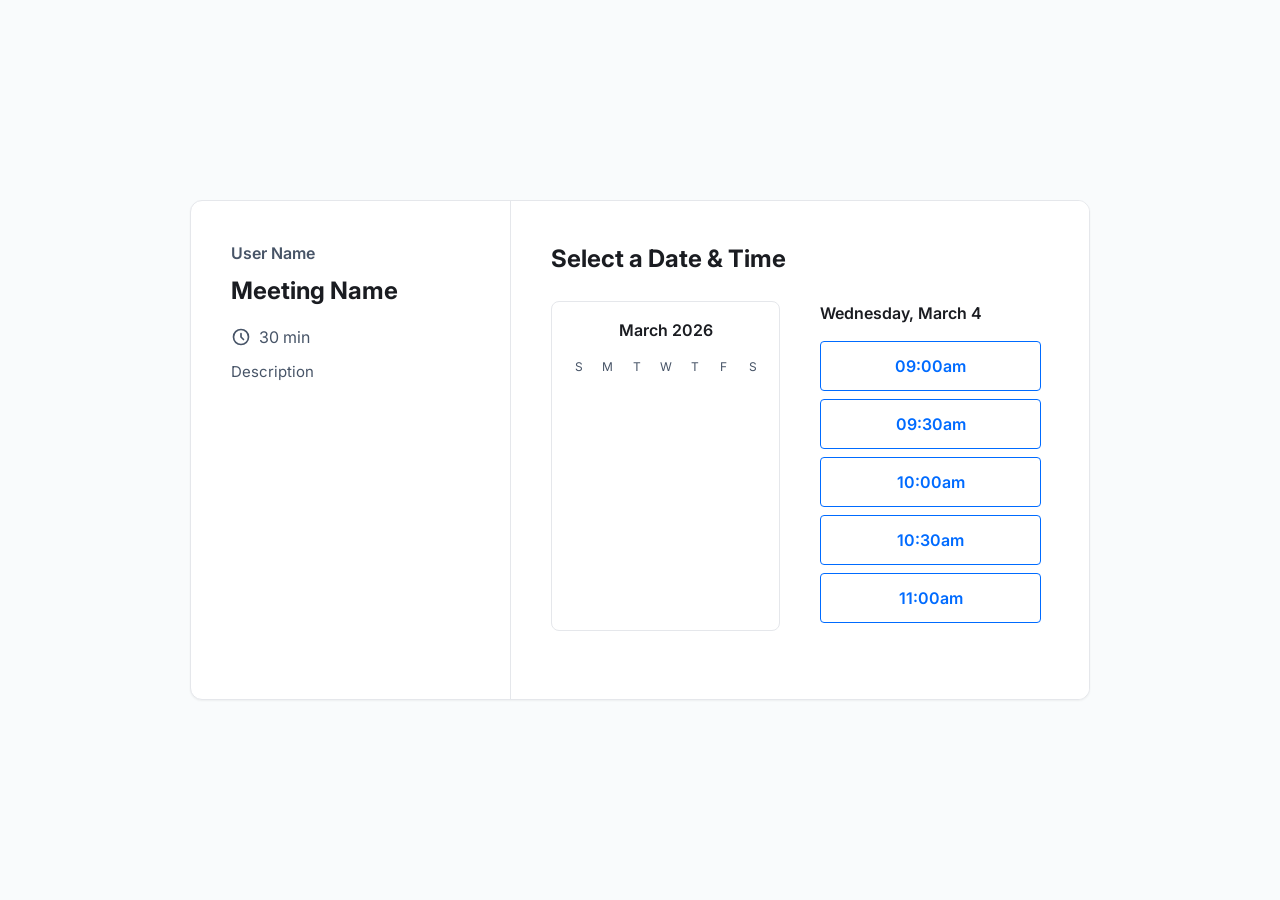
<file: src/main/resources/templates/booking-page.html>
<!DOCTYPE html>
<html xmlns:th="http://www.thymeleaf.org">
<head>
    <meta charset="UTF-8">
    <title>Book Meeting - Calendly Clone</title>
    <link href="https://fonts.googleapis.com/css2?family=Inter:wght@400;500;600;700&display=swap" rel="stylesheet">
    <style>
        :root {
            --primary-color: #006bff;
            --primary-dark: #0056cc;
            --secondary-color: #667085;
            --bg-color: #ffffff;
            --surface-color: #f9fbfc;
            --border-color: #e5e7eb;
            --text-main: #1a1c21;
            --text-muted: #475467;
            --radius-md: 12px;
            --shadow-sm: 0 1px 2px 0 rgba(0, 0, 0, 0.05);
        }

        * { box-sizing: border-box; margin: 0; padding: 0; }
        body { font-family: 'Inter', sans-serif; background-color: var(--bg-color); color: var(--text-main); line-height: 1.5; -webkit-font-smoothing: antialiased; }

        .card { background: white; border: 1px solid var(--border-color); border-radius: var(--radius-md); padding: 24px; box-shadow: var(--shadow-sm); }

        .btn-primary {
            background-color: var(--primary-color);
            color: white;
            padding: 10px 20px;
            border-radius: 8px;
            text-decoration: none;
            font-weight: 600;
        }

        .booking-layout {
            display: flex;
            min-height: 100vh;
            align-items: center;
            justify-content: center;
            background-color: var(--surface-color);
            padding: 40px 20px;
        }
        .booking-card {
            display: flex;
            width: 100%;
            max-width: 900px;
            min-height: 500px;
            padding: 0;
            overflow: hidden;
        }
        .booking-sidebar {
            width: 320px;
            padding: 40px;
            border-right: 1px solid var(--border-color);
        }
        .booking-main {
            flex: 1;
            padding: 40px;
            background: white;
        }
        .time-slot {
            display: block;
            width: 100%;
            padding: 12px;
            margin-bottom: 8px;
            border: 1px solid var(--primary-color);
            border-radius: 4px;
            color: var(--primary-color);
            text-decoration: none;
            text-align: center;
            font-weight: 600;
            transition: all 0.2s;
        }
        .time-slot:hover {
            background-color: var(--primary-color);
            color: white;
        }
    </style>
</head>
<body>
    <div class="booking-layout">
        <div class="card booking-card">
            <!-- Sidebar -->
            <div class="booking-sidebar">
                <p th:text="${user.fullName}" style="color: var(--text-muted); font-weight: 600; margin-bottom: 8px;">User Name</p>
                <h1 th:text="${eventType.name}" style="font-size: 1.5rem; margin-bottom: 16px;">Meeting Name</h1>
                <div style="display: flex; align-items: center; gap: 8px; color: var(--text-muted); margin-bottom: 12px;">
                    <svg width="20" height="20" fill="none" stroke="currentColor" viewBox="0 0 24 24"><path stroke-linecap="round" stroke-linejoin="round" stroke-width="2" d="M12 8v4l3 3m6-3a9 9 0 11-18 0 9 9 0 0118 0z"></path></svg>
                    <span th:text="${eventType.duration} + ' min'">30 min</span>
                </div>
                <p th:text="${eventType.description}" style="font-size: 0.9375rem; color: var(--text-muted);">Description</p>
            </div>

            <!-- Main Content (Calendar/Slots Mockup) -->
            <div class="booking-main">
                <h2 style="margin-bottom: 24px;">Select a Date & Time</h2>
                
                <div style="display: grid; grid-template-columns: 1fr 1fr; gap: 40px;">
                    <!-- Simple static calendar mockup -->
                    <div style="border: 1px solid var(--border-color); padding: 16px; border-radius: 8px; text-align: center;">
                        <div style="font-weight: 600; margin-bottom: 16px;" th:text="${#strings.capitalize(#strings.toLowerCase(currentDate.getMonth().name())) + ' ' + currentDate.getYear()}">March 2026</div>
                        <div style="display: grid; grid-template-columns: repeat(7, 1fr); gap: 8px; margin-top: 8px;">
                            <div style="font-size: 0.75rem; color: var(--text-muted);">S</div>
                            <div style="font-size: 0.75rem; color: var(--text-muted);">M</div>
                            <div style="font-size: 0.75rem; color: var(--text-muted);">T</div>
                            <div style="font-size: 0.75rem; color: var(--text-muted);">W</div>
                            <div style="font-size: 0.75rem; color: var(--text-muted);">T</div>
                            <div style="font-size: 0.75rem; color: var(--text-muted);">F</div>
                            <div style="font-size: 0.75rem; color: var(--text-muted);">S</div>

                            <!-- Padding -->
                            <div th:each="i : ${#numbers.sequence(1, firstDayOfWeek)}" th:if="${firstDayOfWeek > 0}"></div>
                            
                            <!-- Days -->
                            <div th:each="i : ${#numbers.sequence(1, daysInMonth)}" 
                                 th:text="${i}" 
                                 th:class="${i == currentDate.dayOfMonth ? 'selected-day' : ''}"
                                 style="padding: 8px; border-radius: 50%; font-size: 0.875rem; cursor: pointer;"
                                 th:styleappend="${i == currentDate.dayOfMonth ? 'background: var(--primary-color); color: white;' : ''}"></div>
                        </div>
                    </div>

                    <!-- Slots Mockup -->
                    <div>
                        <div style="font-weight: 600; margin-bottom: 16px;" th:text="${#strings.capitalize(#strings.toLowerCase(currentDate.getDayOfWeek().name())) + ', ' + #strings.capitalize(#strings.toLowerCase(currentDate.getMonth().name())) + ' ' + currentDate.dayOfMonth}">Wednesday, March 4</div>
                        <div style="max-height: 300px; overflow-y: auto; padding-right: 8px;">
                            <a href="#" class="time-slot">09:00am</a>
                            <a href="#" class="time-slot">09:30am</a>
                            <a href="#" class="time-slot">10:00am</a>
                            <a href="#" class="time-slot">10:30am</a>
                            <a href="#" class="time-slot">11:00am</a>
                        </div>
                    </div>
                </div>
            </div>
        </div>
    </div>

<script>
    // Interaction logic for date selection
    document.querySelectorAll('#booking-calendar-grid div').forEach(day => {
        if (day.textContent && !isNaN(day.textContent)) {
            day.addEventListener('click', () => {
                document.querySelectorAll('#booking-calendar-grid div').forEach(d => {
                    d.style.backgroundColor = '';
                    d.style.color = '';
                });
                day.style.backgroundColor = 'var(--primary-color)';
                day.style.color = 'white';
            });
        }
    });
</script>

</body>
</html>
</file>
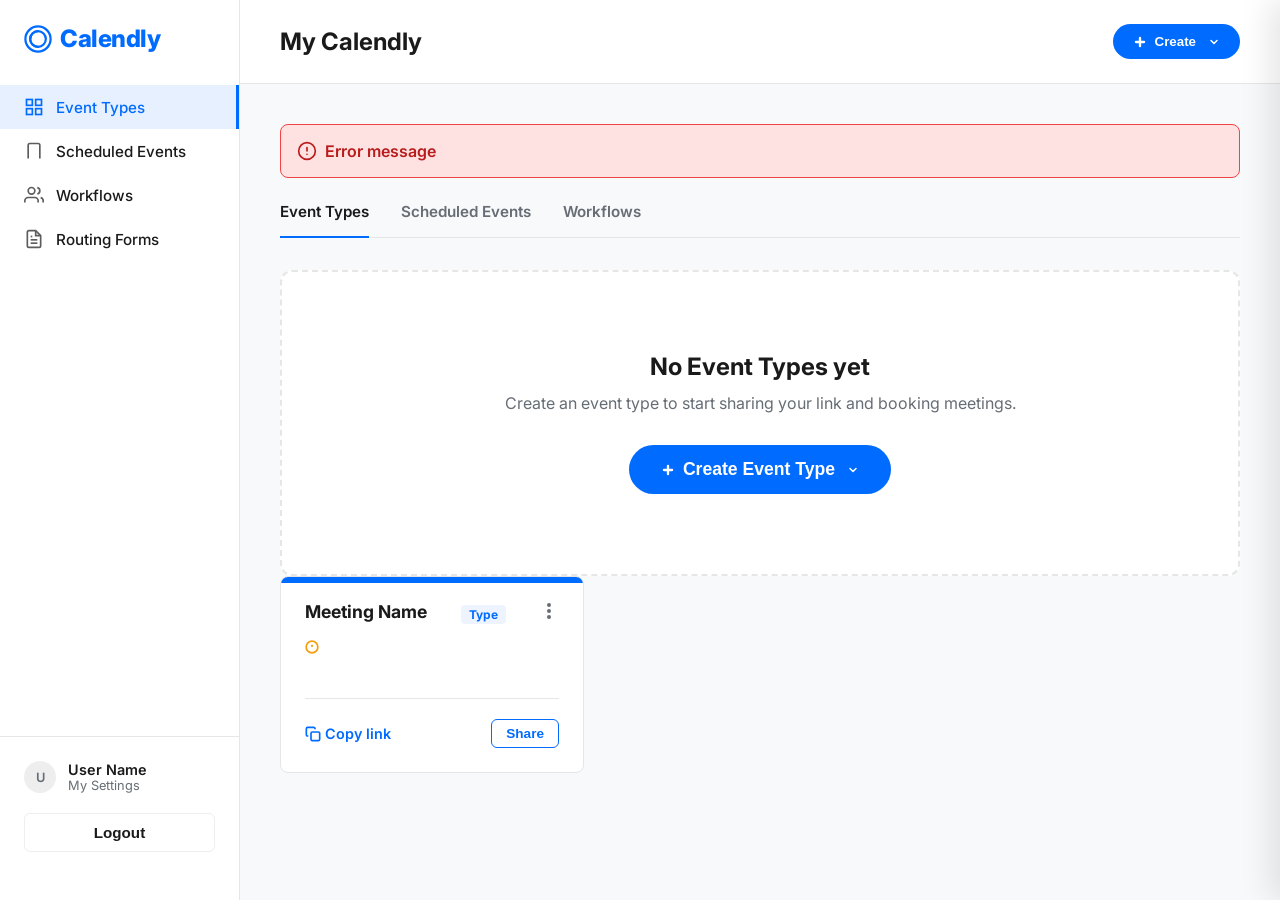
<file: src/main/resources/templates/dashboard.html>
<!DOCTYPE html>
<html xmlns:th="http://www.thymeleaf.org">
<head>
    <meta charset="UTF-8">
    <title>Dashboard | Calendly</title>
    <link href="https://fonts.googleapis.com/css2?family=Inter:wght@400;500;600;700&display=swap" rel="stylesheet">
    <style>
        :root {
            --blue: #006bff;
            --blue-light: #e6f0ff;
            --text-dark: #1a1a1a;
            --text-muted: #666d75;
            --border: #e6e6e6;
            --bg-gray: #f8f9fa;
        }

        * { box-sizing: border-box; margin: 0; padding: 0; }
        body { font-family: 'Inter', sans-serif; background: white; color: var(--text-dark); display: flex; height: 100vh; overflow: hidden; }

        /* Sidebar */
        .sidebar { width: 240px; border-right: 1px solid var(--border); display: flex; flex-direction: column; padding: 24px 0; flex-shrink: 0; }
        .logo { padding: 0 24px 32px; font-weight: 800; font-size: 1.5rem; color: var(--blue); letter-spacing: -0.5px; display: flex; align-items: center; gap: 8px; text-decoration: none;}
        .logo svg { width: 28px; height: 28px; }
        
        .nav-item { padding: 12px 24px; display: flex; align-items: center; gap: 12px; color: var(--text-dark); text-decoration: none; font-weight: 500; font-size: 0.95rem; transition: background 0.2s; }
        .nav-item:hover { background: var(--bg-gray); }
        .nav-item.active { color: var(--blue); background: var(--blue-light); border-right: 3px solid var(--blue); }
        .nav-item svg { width: 20px; height: 20px; opacity: 0.7; }
        .nav-item.active svg { opacity: 1; }

        .sidebar-footer { margin-top: auto; padding: 24px; border-top: 1px solid var(--border); }
        .user-info { display: flex; align-items: center; gap: 12px; margin-bottom: 20px; }
        .avatar { width: 32px; height: 32px; background: #eee; border-radius: 50%; display: flex; align-items: center; justify-content: center; font-weight: 600; font-size: 0.8rem; color: var(--text-muted); }

        /* Main Content */
        .main-content { flex: 1; display: flex; flex-direction: column; overflow-y: auto; background: var(--bg-gray); }
        
        .top-bar { padding: 24px 40px; background: white; border-bottom: 1px solid var(--border); display: flex; justify-content: space-between; align-items: center; }
        .top-bar h1 { font-size: 1.5rem; font-weight: 700; color: var(--text-dark); }
        
        .content-inner { padding: 40px; max-width: 1100px; width: 100%; margin: 0 auto; }

        .tabs { display: flex; gap: 32px; margin-bottom: 32px; border-bottom: 1px solid var(--border); }
        .tab { padding-bottom: 16px; color: var(--text-muted); font-weight: 600; text-decoration: none; font-size: 0.95rem; position: relative; }
        .tab.active { color: var(--text-dark); }
        .tab.active::after { content: ''; position: absolute; bottom: -1px; left: 0; width: 100%; height: 2px; background: var(--blue); }

        .event-grid { display: grid; grid-template-columns: repeat(3, 1fr); gap: 24px; }
        .card { background: white; border: 1px solid var(--border); border-radius: 8px; padding: 24px; display: flex; flex-direction: column; transition: transform 0.2s, box-shadow 0.2s; position: relative; overflow: hidden; }
        .card:hover { transform: translateY(-4px); box-shadow: 0 12px 24px rgba(0,0,0,0.05); }
        .card::before { content: ''; position: absolute; top: 0; left: 0; width: 100%; height: 6px; background: var(--blue); }

        .card-header { display: flex; justify-content: space-between; align-items: flex-start; margin-bottom: 16px; }
        .card-title { font-size: 1.1rem; font-weight: 700; color: var(--text-dark); }
        .card-duration { color: var(--text-muted); font-size: 0.9rem; margin-bottom: 20px; font-weight: 500;}
        
        .card-footer { margin-top: auto; padding-top: 20px; border-top: 1px solid var(--border); display: flex; justify-content: space-between; align-items: center; }
        .copy-link { color: var(--blue); text-decoration: none; font-weight: 600; font-size: 0.9rem; display: flex; align-items: center; gap: 4px; }

        .btn { padding: 10px 20px; border-radius: 6px; font-weight: 600; font-size: 0.95rem; cursor: pointer; border: none; transition: 0.2s; text-decoration: none;}
        .btn-primary { background: var(--blue); color: white; }
        .btn-primary:hover { background: #0056cc; }
        .btn-outline { background: white; border: 1px solid var(--blue); color: var(--blue); }
        .btn-outline:hover { background: var(--blue-light); }

        .empty-state { text-align: center; padding: 80px 0; background: white; border-radius: 12px; border: 2px dashed var(--border); }
        .empty-state h2 { margin-bottom: 12px; }
        .empty-state p { color: var(--text-muted); margin-bottom: 32px; }

        /* Modal */
        .form-group input:focus { border-color: var(--blue); outline: none; }

        /* Side Drawer */
        .drawer-overlay { display: none; position: fixed; top: 0; left: 0; width: 100%; height: 100%; background: rgba(0,0,0,0.5); z-index: 2000; }
        .drawer { 
            position: fixed; 
            top: 0; 
            right: -600px; 
            width: 600px; 
            height: 100%; 
            background: white; 
            z-index: 2001; 
            transition: right 0.3s ease; 
            display: flex; 
            flex-direction: column; 
            box-shadow: -10px 0 30px rgba(0,0,0,0.1);
        }
        .drawer.open { right: 0; }
        .drawer-header { padding: 24px 32px; border-bottom: 1px solid var(--border); display: flex; justify-content: space-between; align-items: center; }
        .drawer-body { flex: 1; overflow-y: auto; padding: 32px; }
        .drawer-footer { padding: 24px 32px; border-top: 1px solid var(--border); display: flex; justify-content: flex-end; gap: 16px; background: #fff; }

        .section-header { display: flex; align-items: center; justify-content: space-between; padding: 16px 0; border-bottom: 1px solid var(--border); margin-bottom: 24px; cursor: pointer; }
        .section-header h3 { font-size: 1.1rem; font-weight: 700; display: flex; align-items: center; gap: 12px; }
        .section-content { margin-bottom: 32px; }
        
        .location-grid { display: grid; grid-template-columns: repeat(2, 1fr); gap: 12px; margin-top: 12px; }
        .location-option { 
            padding: 16px; 
            border: 1px solid var(--border); 
            border-radius: 8px; 
            cursor: pointer; 
            display: flex; 
            align-items: center; 
            gap: 12px; 
            font-weight: 600;
            transition: all 0.2s;
        }
        .location-option:hover { border-color: var(--blue); background: var(--blue-light); }
        .location-option.active { border-color: var(--blue); background: var(--blue-light); color: var(--blue); }

        .availability-row { display: flex; align-items: center; gap: 12px; margin-bottom: 16px; }
        .availability-row input[type="radio"] { width: 20px; height: 20px; }
        
        .schedule-grid { margin-top: 24px; border: 1px solid var(--border); border-radius: 8px; overflow: hidden; }
        .schedule-day { display: flex; align-items: center; padding: 12px 16px; border-bottom: 1px solid var(--border); font-size: 0.9rem; }
        .schedule-day:last-child { border-bottom: none; }
        .day-name { width: 40px; font-weight: 700; color: var(--blue); }
        .day-status { flex: 1; color: var(--text-muted); }
        .day-hours { font-weight: 600; }

        /* Create Dropdown */
        .dropdown { position: relative; display: inline-block; }
        .dropdown-menu { 
            position: absolute; 
            top: 100%; 
            right: 0; 
            margin-top: 8px;
            background: white; 
            border: 1px solid var(--border); 
            border-radius: 12px; 
            width: 300px; 
            box-shadow: 0 10px 30px rgba(0,0,0,0.1); 
            display: none; 
            z-index: 1000;
            padding: 8px 0;
        }
        .dropdown-menu.show { display: block; }
        .dropdown-item { 
            padding: 16px 24px; 
            display: flex; 
            flex-direction: column; 
            gap: 4px;
            cursor: pointer; 
            text-decoration: none;
            transition: background 0.2s;
        }
        .dropdown-item:hover { background: var(--bg-gray); }
        .dropdown-item h5 { font-size: 1rem; font-weight: 700; color: #006bff; }
        .dropdown-item p { font-size: 0.85rem; color: var(--text-muted); line-height: 1.4; }
        .dropdown-item .meta { font-size: 0.8rem; font-weight: 600; color: var(--text-dark); margin-top: 2px; }

        .btn-create { 
            display: flex; 
            align-items: center; 
            gap: 8px; 
            background: var(--blue); 
            color: white; 
            padding: 10px 20px; 
            border-radius: 30px; 
            font-weight: 700; 
            cursor: pointer; 
            border: none;
            transition: background 0.2s;
        }
        .btn-create:hover { background: #0056cc; }
        .btn-create svg { width: 14px; height: 14px; transition: transform 0.2s; }
        .btn-create.active svg { transform: rotate(180deg); }
    </style>
</head>
<body>

    <!-- Sidebar -->
    <div class="sidebar">
        <a href="/dashboard" class="logo">
            <svg viewBox="0 0 100 100" fill="none" xmlns="http://www.w3.org/2000/svg"><circle cx="50" cy="50" r="45" stroke="currentColor" stroke-width="8"/><circle cx="50" cy="50" r="28" stroke="currentColor" stroke-width="8"/><path d="M50 22C34.536 22 22 34.536 22 50C22 65.464 34.536 78 50 78" stroke="currentColor" stroke-width="8" stroke-linecap="round"/></svg>
            Calendly
        </a>
        
        <a href="/dashboard" class="nav-item active">
            <svg viewBox="0 0 24 24" fill="none" stroke="currentColor" stroke-width="2"><rect x="3" y="3" width="7" height="7"/><rect x="14" y="3" width="7" height="7"/><rect x="14" y="14" width="7" height="7"/><rect x="3" y="14" width="7" height="7"/></svg>
            Event Types
        </a>
        <a href="#" class="nav-item">
            <svg viewBox="0 0 24 24" fill="none" stroke="currentColor" stroke-width="2"><path d="M19 21V5a2 2 0 0 0-2-2H7a2 2 0 0 0-2 2v16"/><path d="M12 11h.01"/><path d="M10 11h.01"/><path d="M14 11h.01"/><path d="M10 15h.01"/><path d="M12 15h.01"/><path d="M14 15h.01"/><path d="M10 7h.01"/><path d="M12 7h.01"/><path d="M14 7h.01"/></svg>
            Scheduled Events
        </a>
        <a href="#" class="nav-item">
            <svg viewBox="0 0 24 24" fill="none" stroke="currentColor" stroke-width="2"><path d="M17 21v-2a4 4 0 0 0-4-4H5a4 4 0 0 0-4 4v2"/><circle cx="9" cy="7" r="4"/><path d="M23 21v-2a4 4 0 0 0-3-3.87"/><path d="M16 3.13a4 4 0 0 1 0 7.75"/></svg>
            Workflows
        </a>
        <a href="#" class="nav-item">
            <svg viewBox="0 0 24 24" fill="none" stroke="currentColor" stroke-width="2"><path d="M14 2H6a2 2 0 0 0-2 2v16a2 2 0 0 0 2 2h12a2 2 0 0 0 2-2V8z"/><polyline points="14 2 14 8 20 8"/><line x1="16" y1="13" x2="8" y2="13"/><line x1="16" y1="17" x2="8" y2="17"/><polyline points="10 9 9 9 8 9"/></svg>
            Routing Forms
        </a>

        <div class="sidebar-footer">
            <div class="user-info">
                <div class="avatar" th:text="${#strings.substring(user.fullName,0,1)}">U</div>
                <div style="overflow: hidden;">
                    <p style="font-weight: 600; font-size: 0.9rem; white-space: nowrap; text-overflow: ellipsis;" th:text="${user.fullName}">User Name</p>
                    <p style="font-size: 0.8rem; color: var(--text-muted); cursor: pointer;">My Settings</p>
                </div>
            </div>
            <form th:action="@{/logout}" method="post">
                <button type="submit" class="btn btn-outline" style="width: 100%; border-color: #eee; color: var(--text-dark);">Logout</button>
            </form>
        </div>
    </div>

    <!-- Main Content -->
    <div class="main-content">
        <div class="top-bar">
            <h1>My Calendly</h1>
            <div style="display: flex; gap: 16px;">
            <div class="dropdown">
                <button class="btn-create create-toggle">
                    <svg viewBox="0 0 24 24" fill="none" stroke="currentColor" stroke-width="4" stroke-linecap="round" stroke-linejoin="round"><line x1="12" y1="5" x2="12" y2="19"></line><line x1="5" y1="12" x2="19" y2="12"></line></svg>
                    Create
                    <svg viewBox="0 0 24 24" fill="none" stroke="currentColor" stroke-width="3" stroke-linecap="round" stroke-linejoin="round" style="margin-left: 4px; width: 12px; height: 12px;"><path d="M6 9l6 6 6-6"/></svg>
                </button>
                <div class="dropdown-menu">
                    <div class="dropdown-item" onclick="openCreateModal('ONE_ON_ONE', 'One-on-one')">
                        <h5>One-on-one</h5>
                        <div class="meta">1 host &rarr; 1 invitee</div>
                        <p>Good for coffee chats, 1:1 interviews, etc.</p>
                    </div>
                    <div class="dropdown-item" onclick="openCreateModal('GROUP', 'Group')">
                        <h5>Group</h5>
                        <div class="meta">1 host &rarr; Multiple invitees</div>
                        <p>Webinars, online classes, etc.</p>
                    </div>
                    <div class="dropdown-item" onclick="openCreateModal('COLLECTIVE', 'Collective')">
                        <h5>Collective</h5>
                        <div class="meta">Multiple hosts &rarr; 1 invitee</div>
                        <p>Panel interviews, group sales calls, etc.</p>
                    </div>
                    <div style="border-top: 1px solid var(--border); margin: 8px 0;"></div>
                    <div class="dropdown-item" onclick="openCreateModal('POLL', 'Meeting poll')">
                        <h5>Meeting poll</h5>
                        <p>Let invitees vote on a time to meet</p>
                    </div>
                </div>
            </div>
            </div>
        </div>

        <div class="content-inner">
            <div th:if="${error}" style="padding: 16px; background: #fee2e2; border: 1px solid #ef4444; color: #b91c1c; border-radius: 8px; margin-bottom: 24px; font-weight: 600; display: flex; align-items: center; gap: 8px;">
                <svg width="20" height="20" viewBox="0 0 24 24" fill="none" stroke="currentColor" stroke-width="2" stroke-linecap="round" stroke-linejoin="round"><circle cx="12" cy="12" r="10"/><line x1="12" y1="8" x2="12" y2="12"/><line x1="12" y1="16" x2="12.01" y2="16"/></svg>
                <span th:text="${error}">Error message</span>
            </div>
            <div class="tabs">
                <a href="#" class="tab active">Event Types</a>
                <a href="#" class="tab">Scheduled Events</a>
                <a href="#" class="tab">Workflows</a>
            </div>

            <div th:if="${eventTypes.empty}" class="empty-state" style="display: flex; flex-direction: column; align-items: center;">
                <h2>No Event Types yet</h2>
                <p>Create an event type to start sharing your link and booking meetings.</p>
                
                <div class="dropdown">
                    <button class="btn-create create-toggle" style="padding: 14px 32px; font-size: 1.1rem;">
                        <svg viewBox="0 0 24 24" fill="none" stroke="currentColor" stroke-width="4" stroke-linecap="round" stroke-linejoin="round"><line x1="12" y1="5" x2="12" y2="19"></line><line x1="5" y1="12" x2="19" y2="12"></line></svg>
                        Create Event Type
                        <svg viewBox="0 0 24 24" fill="none" stroke="currentColor" stroke-width="3" stroke-linecap="round" stroke-linejoin="round" style="margin-left: 4px; width: 12px; height: 12px;"><path d="M6 9l6 6 6-6"/></svg>
                    </button>
                    <div class="dropdown-menu" style="left: 50%; transform: translateX(-50%); right: auto;">
                        <div class="dropdown-item" onclick="openCreateModal('ONE_ON_ONE', 'One-on-one')">
                            <h5>One-on-one</h5>
                            <div class="meta">1 host &rarr; 1 invitee</div>
                            <p>Good for coffee chats, 1:1 interviews, etc.</p>
                        </div>
                        <div class="dropdown-item" onclick="openCreateModal('GROUP', 'Group')">
                            <h5>Group</h5>
                            <div class="meta">1 host &rarr; Multiple invitees</div>
                            <p>Webinars, online classes, etc.</p>
                        </div>
                        <div class="dropdown-item" onclick="openCreateModal('COLLECTIVE', 'Collective')">
                            <h5>Collective</h5>
                            <div class="meta">Multiple hosts &rarr; 1 invitee</div>
                            <p>Panel interviews, group sales calls, etc.</p>
                        </div>
                        <div style="border-top: 1px solid var(--border); margin: 8px 0;"></div>
                        <div class="dropdown-item" onclick="openCreateModal('POLL', 'Meeting poll')">
                            <h5>Meeting poll</h5>
                            <p>Let invitees vote on a time to meet</p>
                        </div>
                    </div>
                </div>
            </div>

            <div class="event-grid" th:unless="${eventTypes.empty}">
                <div th:each="type : ${eventTypes}" class="card">
                    <div class="card-header">
                        <div class="card-title" th:text="${type.name}">Meeting Name</div>
                        <div style="font-size: 0.75rem; background: #eef4ff; color: #006bff; padding: 2px 8px; border-radius: 4px; font-weight: 700; display: inline-block; margin-top: 4px;" th:text="${type.type == 'ONE_ON_ONE' ? 'One-on-One' : (type.type == 'GROUP' ? 'Group' : (type.type == 'COLLECTIVE' ? 'Collective' : 'Poll'))}">Type</div>
                        <svg style="width: 20px; height: 20px; color: var(--text-muted); cursor: pointer;" viewBox="0 0 20 20" fill="currentColor"><path d="M10 6a2 2 0 110-4 2 2 0 010 4zM10 12a2 2 0 110-4 2 2 0 010 4zM10 18a2 2 0 110-4 2 2 0 010 4z" /></svg>
                    </div>
                    <div class="card-duration">
                        <span th:if="${type.location == null}" style="color: #f59e0b; display: flex; align-items: center; gap: 4px;">
                            <svg width="14" height="14" viewBox="0 0 24 24" fill="none" stroke="currentColor" stroke-width="3"><circle cx="12" cy="12" r="10"/><line x1="12" y1="8" x2="12" y2="12"/><line x1="12" y1="16" x2="12.01" y2="16"/></svg>
                            <span th:text="${type.duration} + ' min • No location set'"></span>
                        </span>
                        <span th:if="${type.location != null}" style="display: flex; align-items: center; gap: 4px;">
                            <span th:text="${type.duration} + ' min • '"></span>
                            <span th:text="${type.location == 'GOOGLE_MEET' ? 'Google Meet' : (type.location == 'ZOOM' ? 'Zoom' : (type.location == 'PHONE' ? 'Phone' : 'In Person'))}"></span>
                        </span>
                        <span th:text="' • ' + ${type.type == 'ONE_ON_ONE' ? 'One-on-One' : (type.type == 'GROUP' ? 'Group' : (type.type == 'COLLECTIVE' ? 'Collective' : 'Poll'))}"></span>
                    </div>
                    <div style="font-size: 0.85rem; color: var(--text-muted); margin-bottom: 24px;">
                        <span th:text="${type.availabilityType == 'CALENDAR_DAYS' ? 'Weekdays, 9 am - 5 pm • ' + type.availabilityValue + ' days' : 'Weekdays, 9 am - 5 pm'}"></span>
                    </div>
                    
                    <div class="card-footer">
                        <a href="#" class="copy-link">
                            <svg viewBox="0 0 24 24" style="width: 16px; height: 16px;" fill="none" stroke="currentColor" stroke-width="2.5"><rect x="9" y="9" width="13" height="13" rx="2" ry="2"/><path d="M5 15H4a2 2 0 0 1-2-2V4a2 2 0 0 1 2-2h9a2 2 0 0 1 2 2v1"/></svg>
                            Copy link
                        </a>
                        <button class="btn btn-outline" style="padding: 6px 14px; font-size: 0.85rem;">Share</button>
                    </div>
                </div>
            </div>
        </div>
    </div>

    <!-- Create Event Type Side Drawer -->
    <div class="drawer-overlay" id="drawerOverlay"></div>
    <div class="drawer" id="eventDrawer">
        <div class="drawer-header">
            <h2 id="drawerTitle">New One-on-one</h2>
            <button class="close-modal" id="closeDrawer" style="background:none; border:none; cursor:pointer;">&times;</button>
        </div>
        <div class="drawer-body">
            <form th:action="@{/event-types}" method="post" id="eventForm">
                <input type="hidden" name="type" id="eventTypeInput" value="ONE_ON_ONE">
                <input type="hidden" name="location" id="locationInput" value="">
                
                <!-- Event Header -->
                <div class="form-group">
                    <label>Event Name</label>
                    <input type="text" name="name" placeholder="e.g. Discovery Call" required>
                </div>

                <div class="form-group" style="margin-top: 20px;">
                    <label>Description</label>
                    <textarea name="description" placeholder="Write a summary of what the meeting is about" style="width: 100%; padding: 12px; border: 1px solid var(--border); border-radius: 8px; font-family: inherit; resize: vertical; min-height: 80px;"></textarea>
                </div>

                <!-- Duration Section -->
                <div class="section">
                    <div class="section-header">
                        <h3><svg width="20" height="20" viewBox="0 0 24 24" fill="none" stroke="currentColor" stroke-width="2"><circle cx="12" cy="12" r="10"/><polyline points="12 6 12 12 16 14"/></svg> Duration</h3>
                    </div>
                    <div class="form-group">
                        <div style="display: flex; gap: 12px;">
                            <select name="duration" id="durationSelect" style="flex:1;">
                                <option value="15">15 min</option>
                                <option value="30" selected>30 min</option>
                                <option value="45">45 min</option>
                                <option value="60">60 min</option>
                                <option value="custom">Custom</option>
                            </select>
                            <input type="number" id="customDuration" style="width: 100px; display: none;" placeholder="min">
                        </div>
                    </div>
                </div>

                <!-- Location Section -->
                <div class="section">
                    <div class="section-header">
                        <h3><svg width="20" height="20" viewBox="0 0 24 24" fill="none" stroke="currentColor" stroke-width="2"><path d="M21 10c0 7-9 13-9 13s-9-6-9-13a9 9 0 0 1 18 0z"/><circle cx="12" cy="10" r="3"/></svg> Location</h3>
                    </div>
                    <div class="location-grid">
                        <div class="location-option" data-value="GOOGLE_MEET">
                            <span>📹</span> Google Meet
                        </div>
                        <div class="location-option" data-value="ZOOM">
                            <span>🎥</span> Zoom
                        </div>
                        <div class="location-option" data-value="PHONE">
                            <span>📞</span> Phone
                        </div>
                        <div class="location-option" data-value="IN_PERSON">
                            <span>📍</span> In Person
                        </div>
                    </div>
                </div>

                <!-- Availability Section -->
                <div class="section" style="margin-top: 32px;">
                    <div class="section-header">
                        <h3><svg width="20" height="20" viewBox="0 0 24 24" fill="none" stroke="currentColor" stroke-width="2"><rect x="3" y="4" width="18" height="18" rx="2" ry="2"/><line x1="16" y1="2" x2="16" y2="6"/><line x1="8" y1="2" x2="8" y2="6"/><line x1="3" y1="10" x2="21" y2="10"/></svg> Availability</h3>
                    </div>
                    <p style="font-size: 0.9rem; font-weight: 700; margin-bottom: 20px;">Date-range</p>
                    
                    <div class="availability-row">
                        <input type="radio" name="availabilityType" value="CALENDAR_DAYS" checked>
                        <div style="flex:1; display: flex; align-items: center; gap: 8px;">
                            <input type="number" name="availabilityValue" value="60" style="width: 100px; padding: 6px;"> calendar days into the future
                        </div>
                    </div>
                    <div class="availability-row" style="align-items: flex-start; flex-direction: column; gap: 4px;">
                        <div style="display: flex; align-items: center; gap: 12px;">
                            <input type="radio" name="availabilityType" value="DATE_RANGE" id="rangeRadio">
                            <span>Within a date range</span>
                        </div>
                        <div id="dateRangePicker" style="display: none; margin-left: 32px; margin-top: 8px; width: calc(100% - 32px);">
                            <div style="display: flex; gap: 12px;">
                                <div style="flex:1;">
                                    <label style="font-size: 0.75rem; color: var(--text-muted); margin-bottom: 4px;">Start Date</label>
                                    <input type="date" name="startDate" id="startDateInput" style="padding: 8px; border: 1px solid var(--border); border-radius: 4px; width: 100%;">
                                </div>
                                <div style="flex:1;">
                                    <label style="font-size: 0.75rem; color: var(--text-muted); margin-bottom: 4px;">End Date</label>
                                    <input type="date" name="endDate" id="endDateInput" style="padding: 8px; border: 1px solid var(--border); border-radius: 4px; width: 100%;">
                                </div>
                            </div>
                        </div>
                    </div>
                    <div class="availability-row">
                        <input type="radio" name="availabilityType" value="INDEFINITE" id="indefiniteRadio">
                        <span>Indefinitely into the future</span>
                    </div>

                    <p style="font-size: 0.9rem; font-weight: 700; margin-top: 32px; margin-bottom: 12px;">Schedule: Working hours (default)</p>
                    <div class="schedule-grid">
                        <div class="schedule-day"><div class="day-name">S</div> <div class="day-status">Unavailable</div></div>
                        <div class="schedule-day"><div class="day-name">M</div> <div class="day-status">9:00am - 5:00pm</div></div>
                        <div class="schedule-day"><div class="day-name">T</div> <div class="day-status">9:00am - 5:00pm</div></div>
                        <div class="schedule-day"><div class="day-name">W</div> <div class="day-status">9:00am - 5:00pm</div></div>
                        <div class="schedule-day"><div class="day-name">T</div> <div class="day-status">9:00am - 5:00pm</div></div>
                        <div class="schedule-day"><div class="day-name">F</div> <div class="day-status">9:00am - 5:00pm</div></div>
                        <div class="schedule-day"><div class="day-name">S</div> <div class="day-status">Unavailable</div></div>
                    </div>
                </div>

                <div class="form-group" id="maxAttendeesGroup" style="display: none; margin-top: 32px;">
                    <label>Max attendees per slot</label>
                    <input type="number" name="maxAttendees" value="10" min="1">
                </div>

                <!-- Google Calendar Permission Section -->
                <div th:if="${!user.googleCalendarConnected}" class="section" style="margin-top: 32px; padding: 20px; background: #f0f7ff; border: 1px dashed #006bff; border-radius: 12px; position: relative;">
                    <div style="display: flex; gap: 16px; align-items: flex-start;">
                        <div style="background: white; padding: 8px; border-radius: 8px; box-shadow: 0 2px 4px rgba(0,0,0,0.05);">
                            <svg width="24" height="24" viewBox="0 0 24 24" fill="none"><path d="M19 4H5C3.89543 4 3 4.89543 3 6V18C3 19.1046 3.89543 20 5 20H19C20.1046 20 21 19.1046 21 18V6C21 4.89543 20.1046 4 19 4Z" stroke="#4285F4" stroke-width="2"/><path d="M16 2V6" stroke="#4285F4" stroke-width="2"/><path d="M8 2V6" stroke="#4285F4" stroke-width="2"/><path d="M3 10H21" stroke="#4285F4" stroke-width="2"/><circle cx="12" cy="15" r="2" fill="#4285F4"/></svg>
                        </div>
                        <div style="flex: 1;">
                            <h4 style="font-size: 0.95rem; font-weight: 700; margin-bottom: 4px; color: #006bff;">Connect Google Calendar</h4>
                            <p style="font-size: 0.85rem; color: #4b5563; line-height: 1.5; margin-bottom: 12px;">
                                Allow Calendly to check your Google Calendar for conflicts and add new events automatically.
                            </p>
                            <label style="display: flex; align-items: center; gap: 8px; cursor: pointer;">
                                <input type="checkbox" name="requestCalendarAccess" id="calendarCheckbox" style="width: 18px; height: 18px;">
                                <span style="font-size: 0.85rem; font-weight: 600; color: #1f2937;">Approve Google Calendar access</span>
                            </label>
                        </div>
                    </div>
                </div>
            </form>
        </div>
        <div class="drawer-footer">
            <button class="btn btn-outline" id="cancelDrawer">Cancel</button>
            <button class="btn btn-primary" onclick="document.getElementById('eventForm').submit()">Create</button>
        </div>
    </div>

    <script>
        const toggles = document.querySelectorAll('.create-toggle');
        const drawer = document.getElementById('eventDrawer');
        const overlay = document.getElementById('drawerOverlay');
        const drawerTitle = document.getElementById('drawerTitle');
        const eventTypeInput = document.getElementById('eventTypeInput');
        const maxAttendeesGroup = document.getElementById('maxAttendeesGroup');
        const durationSelect = document.getElementById('durationSelect');
        const customDuration = document.getElementById('customDuration');
        const locationOptions = document.querySelectorAll('.location-option');
        const locationInput = document.getElementById('locationInput');
        const dateRangePicker = document.getElementById('dateRangePicker');
        const availabilityRadios = document.querySelectorAll('input[name="availabilityType"]');
        const startDateInput = document.getElementById('startDateInput');
        const endDateInput = document.getElementById('endDateInput');

        // Set default dates for range picker
        const today = new Date().toISOString().split('T')[0];
        startDateInput.value = today;
        const nextMonth = new Date();
        nextMonth.setMonth(nextMonth.getMonth() + 1);
        endDateInput.value = nextMonth.toISOString().split('T')[0];

        availabilityRadios.forEach(radio => {
            radio.addEventListener('change', () => {
                if (radio.value === 'DATE_RANGE') {
                    dateRangePicker.style.display = 'block';
                } else {
                    dateRangePicker.style.display = 'none';
                }
            });
        });

        function openCreateModal(type, title) {
            drawerTitle.innerText = "New " + title;
            eventTypeInput.value = type;
            
            if (type === 'GROUP') {
                maxAttendeesGroup.style.display = 'block';
            } else {
                maxAttendeesGroup.style.display = 'none';
            }
            
            drawer.classList.add('open');
            overlay.style.display = 'block';
            document.querySelectorAll('.dropdown-menu').forEach(m => m.classList.remove('show'));
            document.querySelectorAll('.create-toggle').forEach(b => b.classList.remove('active'));
        }

        function closeDrawer() {
            drawer.classList.remove('open');
            overlay.style.display = 'none';
        }

        document.getElementById('closeDrawer').addEventListener('click', closeDrawer);
        document.getElementById('cancelDrawer').addEventListener('click', closeDrawer);
        overlay.addEventListener('click', closeDrawer);

        durationSelect.addEventListener('change', () => {
            if (durationSelect.value === 'custom') {
                customDuration.style.display = 'block';
                customDuration.setAttribute('name', 'duration');
                durationSelect.removeAttribute('name');
            } else {
                customDuration.style.display = 'none';
                customDuration.removeAttribute('name');
                durationSelect.setAttribute('name', 'duration');
            }
        });

        locationOptions.forEach(opt => {
            opt.addEventListener('click', () => {
                locationOptions.forEach(o => o.classList.remove('active'));
                opt.classList.add('active');
                locationInput.value = opt.dataset.value;
            });
        });

        toggles.forEach(btn => {
            btn.addEventListener('click', (e) => {
                e.stopPropagation();
                const menu = btn.nextElementSibling;
                
                // Close other menus
                document.querySelectorAll('.dropdown-menu').forEach(m => {
                    if (m !== menu) m.classList.remove('show');
                });
                document.querySelectorAll('.create-toggle').forEach(b => {
                    if (b !== btn) b.classList.remove('active');
                });

                menu.classList.toggle('show');
                btn.classList.toggle('active');
            });
        });

        document.addEventListener('click', (e) => {
            if (!e.target.closest('.dropdown')) {
                document.querySelectorAll('.dropdown-menu').forEach(m => m.classList.remove('show'));
                document.querySelectorAll('.create-toggle').forEach(b => b.classList.remove('active'));
            }
        });
    </script>
</body>
</html>
</file>
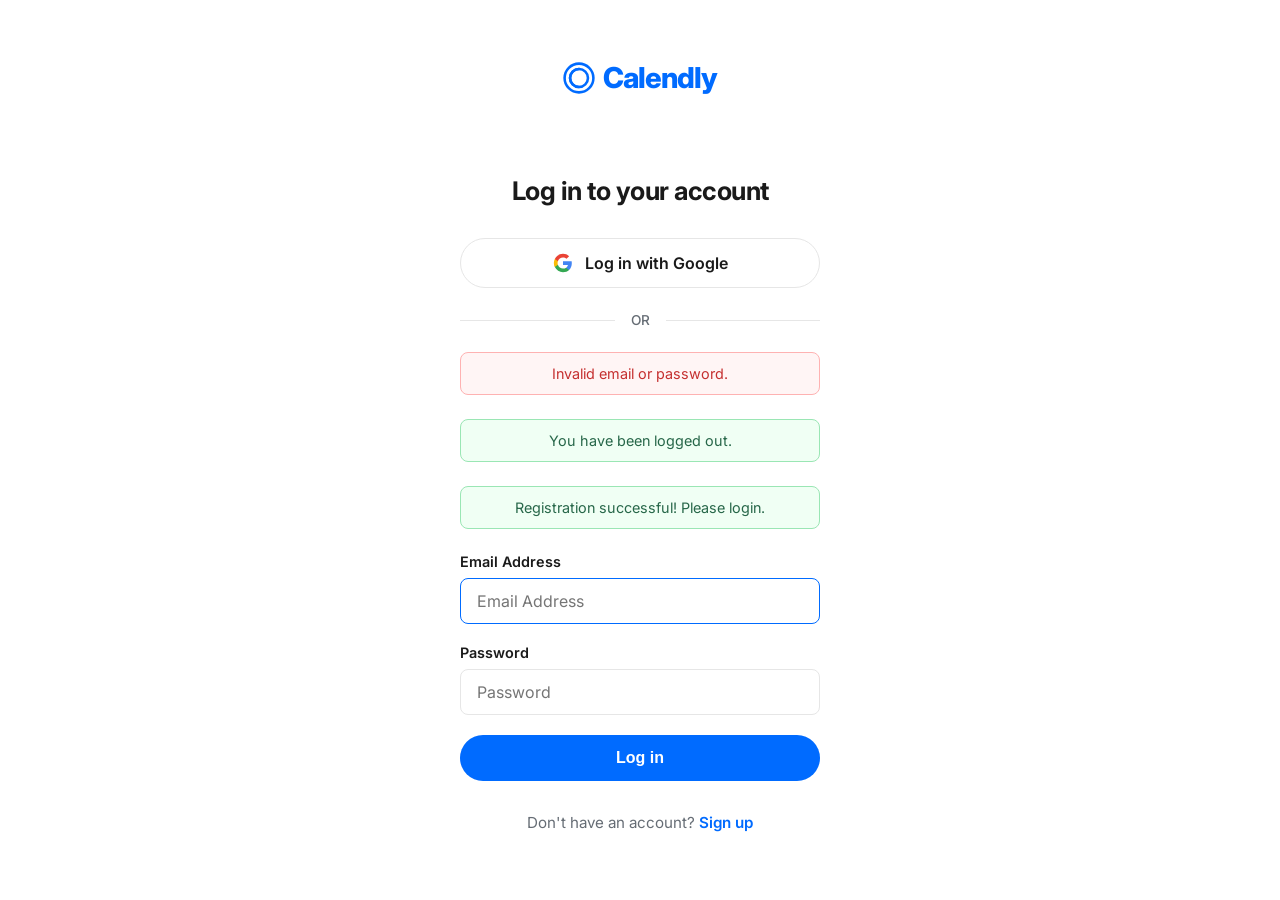
<file: src/main/resources/templates/login.html>
<!DOCTYPE html>
<html xmlns:th="http://www.thymeleaf.org">
<head>
    <meta charset="UTF-8">
    <title>Login | Calendly</title>
    <link href="https://fonts.googleapis.com/css2?family=Inter:wght@400;500;600;700&display=swap" rel="stylesheet">
    <style>
        :root {
            --blue: #006bff;
            --blue-hover: #0056cc;
            --text-dark: #1a1a1a;
            --text-muted: #666d75;
            --border: #e6e6e6;
            --bg-gray: #f8f9fa;
        }

        * { box-sizing: border-box; margin: 0; padding: 0; }
        body { font-family: 'Inter', sans-serif; background: white; color: var(--text-dark); -webkit-font-smoothing: antialiased; }

        .auth-container { min-height: 100vh; display: flex; flex-direction: column; align-items: center; padding-top: 60px; }
        
        .logo { margin-bottom: 40px; font-weight: 800; font-size: 1.8rem; color: var(--blue); letter-spacing: -1px; display: flex; align-items: center; gap: 8px; text-decoration: none;}
        .logo svg { width: 32px; height: 32px; }

        .auth-card { width: 100%; max-width: 440px; padding: 40px; }
        
        .auth-header { text-align: center; margin-bottom: 32px; }
        .auth-header h1 { font-size: 1.6rem; font-weight: 700; margin-bottom: 8px; letter-spacing: -0.5px; }
        .auth-header p { color: var(--text-muted); font-size: 0.95rem; }

        .form-group { margin-bottom: 20px; }
        .form-group label { display: block; margin-bottom: 8px; font-weight: 600; font-size: 0.9rem; color: var(--text-dark); }
        .form-group input { width: 100%; padding: 12px 16px; border: 1px solid var(--border); border-radius: 8px; font-family: inherit; font-size: 1rem; transition: border-color 0.2s; }
        .form-group input:focus { border-color: var(--blue); outline: none; }

        .btn { width: 100%; padding: 14px; border-radius: 30px; font-weight: 700; font-size: 1rem; cursor: pointer; border: none; transition: 0.2s; text-decoration: none; display: flex; align-items: center; justify-content: center; gap: 12px; }
        .btn-primary { background: var(--blue); color: white; }
        .btn-primary:hover { background: var(--blue-hover); }

        .oauth-btn { background: white; border: 1px solid var(--border); color: var(--text-dark); margin-bottom: 24px; font-weight: 600; }
        .oauth-btn:hover { background: var(--bg-gray); border-color: #ccc; }
        .oauth-btn svg { width: 20px; height: 20px; }

        .divider { display: flex; align-items: center; text-align: center; margin: 24px 0; color: var(--text-muted); font-size: 0.85rem; font-weight: 500; }
        .divider::before, .divider::after { content: ''; flex: 1; border-bottom: 1px solid var(--border); }
        .divider:not(:empty)::before { margin-right: 16px; }
        .divider:not(:empty)::after { margin-left: 16px; }

        .auth-footer { margin-top: 32px; text-align: center; font-size: 0.95rem; color: var(--text-muted); }
        .auth-footer a { color: var(--blue); text-decoration: none; font-weight: 600; }
        
        .error-msg { background: #fff5f5; color: #c53030; padding: 12px; border-radius: 8px; margin-bottom: 24px; border: 1px solid #feb2b2; font-size: 0.9rem; text-align: center; }
        .success-msg { background: #f0fff4; color: #276749; padding: 12px; border-radius: 8px; margin-bottom: 24px; border: 1px solid #9ae6b4; font-size: 0.9rem; text-align: center; }
    </style>
</head>
<body>

    <div class="auth-container">
        <a href="/" class="logo">
            <svg viewBox="0 0 100 100" fill="none" xmlns="http://www.w3.org/2000/svg"><circle cx="50" cy="50" r="45" stroke="currentColor" stroke-width="8"/><circle cx="50" cy="50" r="28" stroke="currentColor" stroke-width="8"/><path d="M50 22C34.536 22 22 34.536 22 50C22 65.464 34.536 78 50 78" stroke="currentColor" stroke-width="8" stroke-linecap="round"/></svg>
            Calendly
        </a>

        <div class="auth-card">
            <div class="auth-header">
                <h1>Log in to your account</h1>
            </div>

            <a th:href="@{/oauth2/authorization/google}" class="btn oauth-btn">
                <svg viewBox="0 0 24 24" xmlns="http://www.w3.org/2000/svg"><path d="M22.56 12.25c0-.78-.07-1.53-.2-2.25H12v4.26h5.92c-.26 1.37-1.04 2.53-2.21 3.31v2.77h3.57c2.08-1.92 3.28-4.74 3.28-8.09z" fill="#4285F4"/><path d="M12 23c2.97 0 5.46-.98 7.28-2.66l-3.57-2.77c-.98.66-2.23 1.06-3.71 1.06-2.86 0-5.29-1.93-6.16-4.53H2.18v2.84C3.99 20.53 7.7 23 12 23z" fill="#34A853"/><path d="M5.84 14.09c-.22-.66-.35-1.36-.35-2.09s.13-1.43.35-2.09V7.07H2.18C1.43 8.55 1 10.22 1 12s.43 3.45 1.18 4.93l2.85-2.22.81-.62z" fill="#FBBC05"/><path d="M12 5.38c1.62 0 3.06.56 4.21 1.64l3.15-3.15C17.45 2.09 14.97 1 12 1 7.7 1 3.99 3.47 2.18 7.07l3.66 2.84c.87-2.6 3.3-4.53 6.16-4.53z" fill="#EA4335"/></svg>
                Log in with Google
            </a>

            <div class="divider">OR</div>

            <div th:if="${param.error}" class="error-msg">Invalid email or password.</div>
            <div th:if="${param.logout}" class="success-msg">You have been logged out.</div>
            <div th:if="${param.success}" class="success-msg">Registration successful! Please login.</div>

            <form th:action="@{/login}" method="post">
                <div class="form-group">
                    <label>Email Address</label>
                    <input type="email" name="username" placeholder="Email Address" required autofocus>
                </div>
                <div class="form-group">
                    <label>Password</label>
                    <input type="password" name="password" placeholder="Password" required>
                </div>
                <button type="submit" class="btn btn-primary">Log in</button>
            </form>

            <div class="auth-footer">
                Don't have an account? <a th:href="@{/register}">Sign up</a>
            </div>
        </div>
    </div>

</body>
</html>
</file>
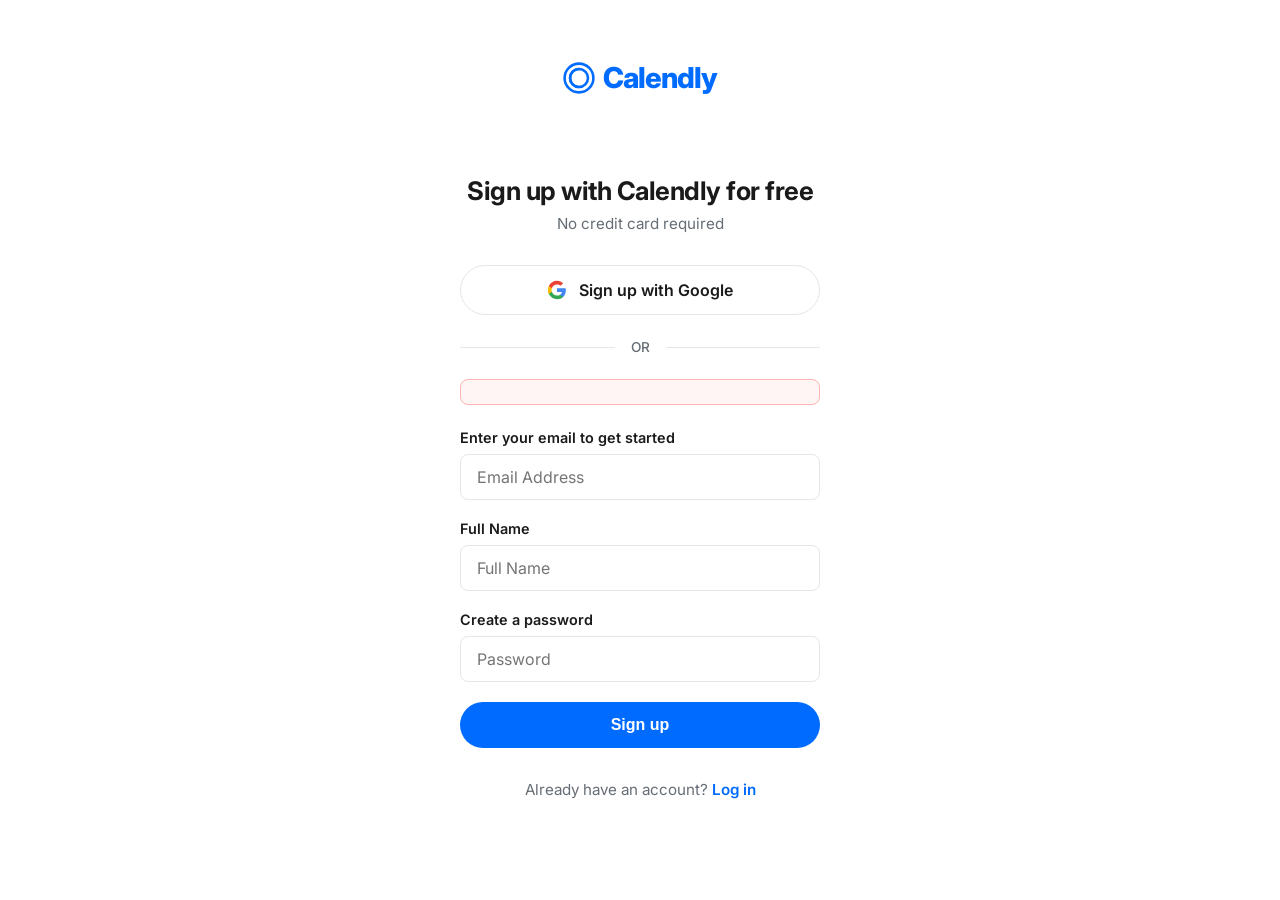
<file: src/main/resources/templates/register.html>
<!DOCTYPE html>
<html xmlns:th="http://www.thymeleaf.org">
<head>
    <meta charset="UTF-8">
    <title>Sign Up | Calendly</title>
    <link href="https://fonts.googleapis.com/css2?family=Inter:wght@400;500;600;700&display=swap" rel="stylesheet">
    <style>
        :root {
            --blue: #006bff;
            --blue-hover: #0056cc;
            --text-dark: #1a1a1a;
            --text-muted: #666d75;
            --border: #e6e6e6;
            --bg-gray: #f8f9fa;
        }

        * { box-sizing: border-box; margin: 0; padding: 0; }
        body { font-family: 'Inter', sans-serif; background: white; color: var(--text-dark); -webkit-font-smoothing: antialiased; }

        .auth-container { min-height: 100vh; display: flex; flex-direction: column; align-items: center; padding-top: 60px; }
        
        .logo { margin-bottom: 40px; font-weight: 800; font-size: 1.8rem; color: var(--blue); letter-spacing: -1px; display: flex; align-items: center; gap: 8px; text-decoration: none;}
        .logo svg { width: 32px; height: 32px; }

        .auth-card { width: 100%; max-width: 440px; padding: 40px; }
        
        .auth-header { text-align: center; margin-bottom: 32px; }
        .auth-header h1 { font-size: 1.6rem; font-weight: 700; margin-bottom: 8px; letter-spacing: -0.5px; }
        .auth-header p { color: var(--text-muted); font-size: 0.95rem; }

        .form-group { margin-bottom: 20px; }
        .form-group label { display: block; margin-bottom: 8px; font-weight: 600; font-size: 0.9rem; color: var(--text-dark); }
        .form-group input { width: 100%; padding: 12px 16px; border: 1px solid var(--border); border-radius: 8px; font-family: inherit; font-size: 1rem; transition: border-color 0.2s; }
        .form-group input:focus { border-color: var(--blue); outline: none; }

        .btn { width: 100%; padding: 14px; border-radius: 30px; font-weight: 700; font-size: 1rem; cursor: pointer; border: none; transition: 0.2s; text-decoration: none; display: flex; align-items: center; justify-content: center; gap: 12px; }
        .btn-primary { background: var(--blue); color: white; }
        .btn-primary:hover { background: var(--blue-hover); }

        .oauth-btn { background: white; border: 1px solid var(--border); color: var(--text-dark); margin-bottom: 24px; font-weight: 600; }
        .oauth-btn:hover { background: var(--bg-gray); border-color: #ccc; }
        .oauth-btn svg { width: 20px; height: 20px; }

        .divider { display: flex; align-items: center; text-align: center; margin: 24px 0; color: var(--text-muted); font-size: 0.85rem; font-weight: 500; }
        .divider::before, .divider::after { content: ''; flex: 1; border-bottom: 1px solid var(--border); }
        .divider:not(:empty)::before { margin-right: 16px; }
        .divider:not(:empty)::after { margin-left: 16px; }

        .auth-footer { margin-top: 32px; text-align: center; font-size: 0.95rem; color: var(--text-muted); }
        .auth-footer a { color: var(--blue); text-decoration: none; font-weight: 600; }
        
        .error-msg { background: #fff5f5; color: #c53030; padding: 12px; border-radius: 8px; margin-bottom: 24px; border: 1px solid #feb2b2; font-size: 0.9rem; text-align: center; }
    </style>
</head>
<body>

    <div class="auth-container">
        <a href="/" class="logo">
            <svg viewBox="0 0 100 100" fill="none" xmlns="http://www.w3.org/2000/svg"><circle cx="50" cy="50" r="45" stroke="currentColor" stroke-width="8"/><circle cx="50" cy="50" r="28" stroke="currentColor" stroke-width="8"/><path d="M50 22C34.536 22 22 34.536 22 50C22 65.464 34.536 78 50 78" stroke="currentColor" stroke-width="8" stroke-linecap="round"/></svg>
            Calendly
        </a>

        <div class="auth-card">
            <div class="auth-header">
                <h1>Sign up with Calendly for free</h1>
                <p>No credit card required</p>
            </div>

            <a th:href="@{/oauth2/authorization/google}" class="btn oauth-btn">
                <svg viewBox="0 0 24 24" xmlns="http://www.w3.org/2000/svg"><path d="M22.56 12.25c0-.78-.07-1.53-.2-2.25H12v4.26h5.92c-.26 1.37-1.04 2.53-2.21 3.31v2.77h3.57c2.08-1.92 3.28-4.74 3.28-8.09z" fill="#4285F4"/><path d="M12 23c2.97 0 5.46-.98 7.28-2.66l-3.57-2.77c-.98.66-2.23 1.06-3.71 1.06-2.86 0-5.29-1.93-6.16-4.53H2.18v2.84C3.99 20.53 7.7 23 12 23z" fill="#34A853"/><path d="M5.84 14.09c-.22-.66-.35-1.36-.35-2.09s.13-1.43.35-2.09V7.07H2.18C1.43 8.55 1 10.22 1 12s.43 3.45 1.18 4.93l2.85-2.22.81-.62z" fill="#FBBC05"/><path d="M12 5.38c1.62 0 3.06.56 4.21 1.64l3.15-3.15C17.45 2.09 14.97 1 12 1 7.7 1 3.99 3.47 2.18 7.07l3.66 2.84c.87-2.6 3.3-4.53 6.16-4.53z" fill="#EA4335"/></svg>
                Sign up with Google
            </a>

            <div class="divider">OR</div>

            <div th:if="${param.error}" class="error-msg" th:text="${param.error}"></div>

            <form th:action="@{/register}" method="post">
                <div class="form-group">
                    <label>Enter your email to get started</label>
                    <input type="email" name="email" placeholder="Email Address" required>
                </div>
                <div class="form-group">
                    <label>Full Name</label>
                    <input type="text" name="fullName" placeholder="Full Name" required>
                </div>
                <div class="form-group">
                    <label>Create a password</label>
                    <input type="password" name="password" placeholder="Password" required>
                </div>
                <button type="submit" class="btn btn-primary">Sign up</button>
            </form>

            <div class="auth-footer">
                Already have an account? <a th:href="@{/login}">Log in</a>
            </div>
        </div>
    </div>

</body>
</html>
</file>
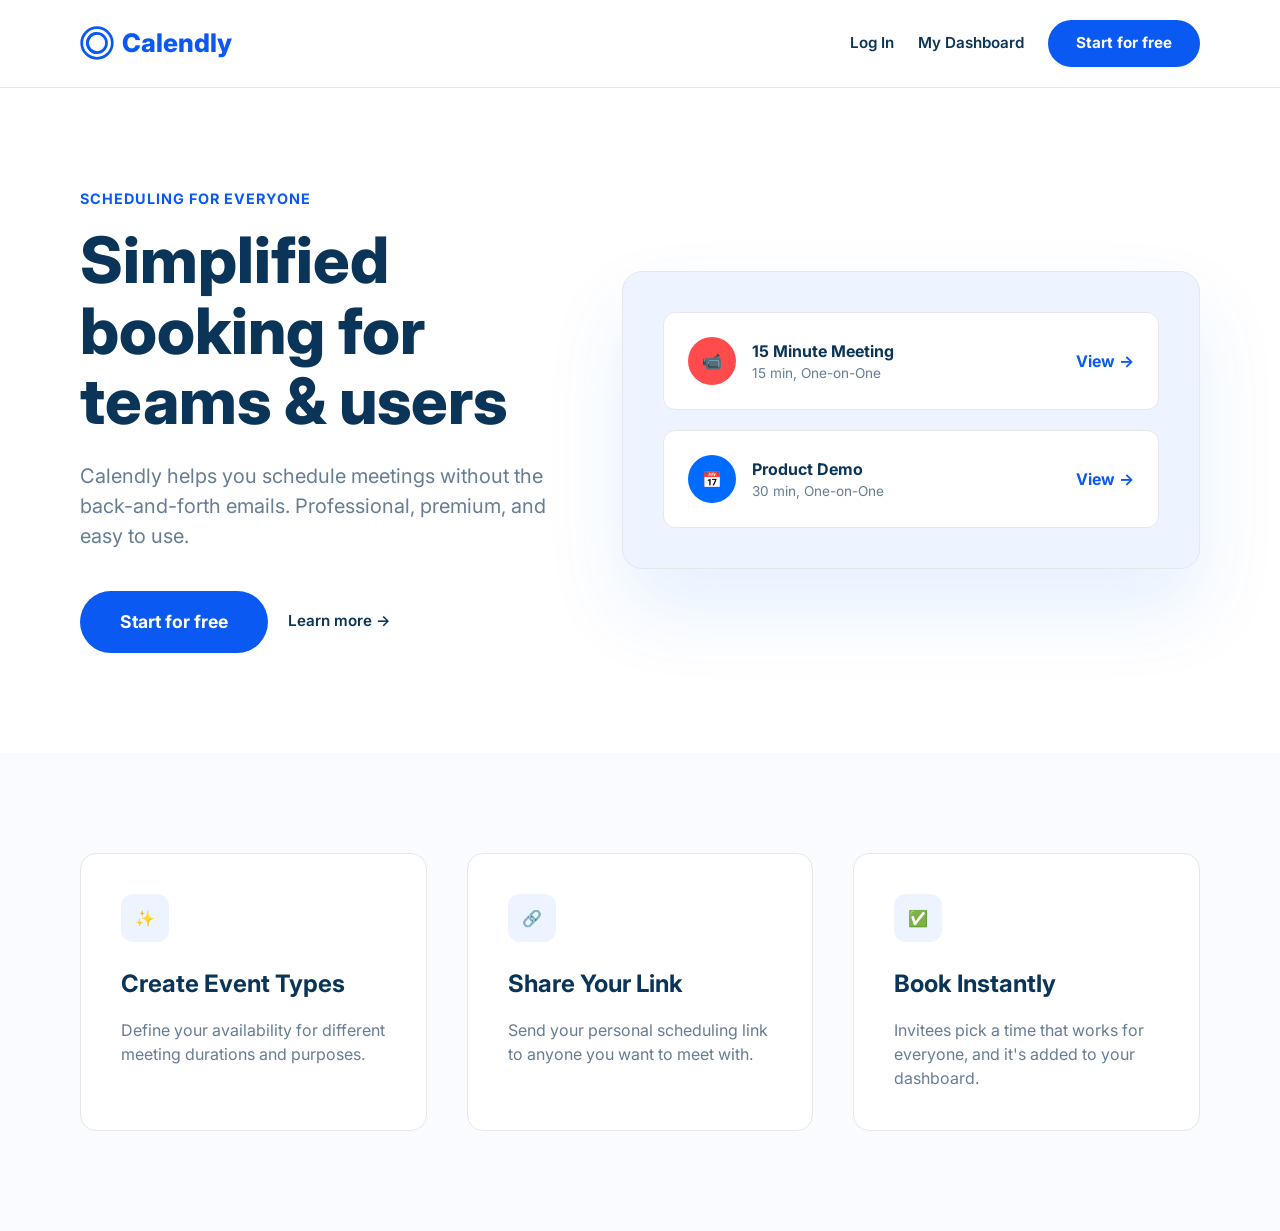
<file: src/main/resources/templates/scheduling.html>
<!DOCTYPE html>
<html xmlns:th="http://www.thymeleaf.org" xmlns:sec="http://www.thymeleaf.org/extras/spring-security">
<head>
    <meta charset="UTF-8">
    <title>Scheduling Software - Calendly</title>
    <link href="https://fonts.googleapis.com/css2?family=Inter:wght@400;500;600;700;800&display=swap" rel="stylesheet">
    <style>
        :root {
            --blue: #0A59F3;
            --blue-dark: #0044bd;
            --text-dark: #0B3558;
            --text-muted: #667D94;
            --border-color: #E5E7EB;
            --bg-page: #ffffff;
            --font-family: 'Inter', sans-serif;
        }

        * { box-sizing: border-box; margin: 0; padding: 0; }
        body { font-family: var(--font-family); background-color: var(--bg-page); color: var(--text-dark); -webkit-font-smoothing: antialiased; line-height: 1.5; }

        .navbar { padding: 20px 80px; display: flex; align-items: center; justify-content: space-between; position: sticky; top: 0; background: rgba(255,255,255,0.9); backdrop-filter: blur(10px); z-index: 1000; border-bottom: 1px solid var(--border-color); }
        .logo { display: flex; align-items: center; gap: 8px; font-weight: 800; font-size: 1.6rem; color: var(--blue); text-decoration: none; }
        .logo svg { width: 34px; height: 34px; }
        
        .nav-actions { display: flex; align-items: center; gap: 24px; }
        .btn-outline { color: var(--text-dark); text-decoration: none; font-weight: 600; font-size: 0.95rem; }
        .btn-primary { background: var(--blue); color: white; text-decoration: none; padding: 12px 28px; border-radius: 30px; font-weight: 700; font-size: 0.95rem; transition: all 0.2s; }
        .btn-primary:hover { background: var(--blue-dark); transform: translateY(-1px); box-shadow: 0 4px 12px rgba(10, 89, 243, 0.2); }

        .hero { padding: 100px 80px; display: flex; align-items: center; gap: 60px; max-width: 1400px; margin: 0 auto; }
        .hero-content { flex: 1; }
        .hero-tag { color: var(--blue); font-weight: 700; font-size: 0.9rem; text-transform: uppercase; letter-spacing: 1px; margin-bottom: 16px; display: block; }
        .hero-h1 { font-size: 4rem; line-height: 1.1; font-weight: 800; margin-bottom: 24px; color: #0B3558; }
        .hero-p { font-size: 1.25rem; color: var(--text-muted); margin-bottom: 40px; max-width: 500px; }
        
        .hero-actions { display: flex; align-items: center; gap: 20px; }
        .btn-hero { padding: 18px 40px; font-size: 1.1rem; border-radius: 40px; }

        .hero-image { flex: 1.2; position: relative; }
        .hero-image img { width: 100%; border-radius: 20px; box-shadow: 0 30px 60px rgba(0,0,0,0.1); }
        
        .feature-grid { padding: 100px 80px; background: #f9fbff; display: grid; grid-template-columns: repeat(3, 1fr); gap: 40px; }
        .feature-card { background: white; padding: 40px; border-radius: 16px; border: 1px solid var(--border-color); transition: all 0.3s; }
        .feature-card:hover { transform: translateY(-10px); box-shadow: 0 20px 40px rgba(0,0,0,0.05); }
        .feature-icon { width: 48px; height: 48px; background: #eef4ff; border-radius: 12px; display: flex; align-items: center; justify-content: center; margin-bottom: 24px; color: var(--blue); }
        .feature-card h3 { font-size: 1.5rem; margin-bottom: 16px; color: #0B3558; }
        .feature-card p { color: var(--text-muted); font-size: 1rem; }

        @media (max-width: 1024px) {
            .hero { flex-direction: column; text-align: center; padding: 60px 40px; }
            .hero-p { margin: 0 auto 40px; }
            .hero-actions { justify-content: center; }
            .feature-grid { grid-template-columns: 1fr; padding: 60px 40px; }
        }
    </style>
</head>
<body>

<nav class="navbar">
    <a href="/" class="logo">
        <svg viewBox="0 0 100 100" fill="none" xmlns="http://www.w3.org/2000/svg">
            <circle cx="50" cy="50" r="45" stroke="currentColor" stroke-width="8"/>
            <circle cx="50" cy="50" r="28" stroke="currentColor" stroke-width="8"/>
            <path d="M50 22C34.536 22 22 34.536 22 50C22 65.464 34.536 78 50 78" stroke="currentColor" stroke-width="8" stroke-linecap="round"/>
        </svg>
        Calendly
    </a>
    <div class="nav-actions">
        <a sec:authorize="isAnonymous()" th:href="@{/login}" class="btn-outline">Log In</a>
        <a sec:authorize="isAuthenticated()" th:href="@{/dashboard}" class="btn-outline">My Dashboard</a>
        <a th:href="${authenticated ? '/setup/step1' : '/register'}" class="btn-primary">Start for free</a>
    </div>
</nav>

<section class="hero">
    <div class="hero-content">
        <span class="hero-tag">Scheduling for everyone</span>
        <h1 class="hero-h1">Simplified<br>booking for<br>teams & users</h1>
        <p class="hero-p">Calendly helps you schedule meetings without the back-and-forth emails. Professional, premium, and easy to use.</p>
        
        <div class="hero-actions">
            <a th:href="${authenticated ? '/setup/step1' : '/register'}" class="btn-primary btn-hero">Start for free</a>
            <a href="#" class="btn-outline">Learn more →</a>
        </div>
    </div>
    <div class="hero-image">
        <div style="background: #eef4ff; padding: 40px; border-radius: 20px; border: 1px solid var(--border-color); box-shadow: 0 40px 80px rgba(0,107,255,0.1);">
            <div style="background: white; border-radius: 12px; padding: 24px; margin-bottom: 20px; display: flex; align-items: center; gap: 16px; border: 1px solid var(--border-color);">
                <div style="width: 48px; height: 48px; background: #ff4b4b; border-radius: 50%; display: flex; align-items: center; justify-content: center; color: white;">📹</div>
                <div>
                   <h4 style="font-weight: 700;">15 Minute Meeting</h4>
                   <p style="font-size: 0.85rem; color: var(--text-muted);">15 min, One-on-One</p>
                </div>
                <div style="margin-left: auto; color: var(--blue); font-weight: 700;">View →</div>
            </div>
            <div style="background: white; border-radius: 12px; padding: 24px; display: flex; align-items: center; gap: 16px; border: 1px solid var(--border-color);">
                <div style="width: 48px; height: 48px; background: #006BFF; border-radius: 50%; display: flex; align-items: center; justify-content: center; color: white;">📅</div>
                <div>
                   <h4 style="font-weight: 700;">Product Demo</h4>
                   <p style="font-size: 0.85rem; color: var(--text-muted);">30 min, One-on-One</p>
                </div>
                <div style="margin-left: auto; color: var(--blue); font-weight: 700;">View →</div>
            </div>
        </div>
    </div>
</section>

<section class="feature-grid">
    <div class="feature-card">
        <div class="feature-icon">✨</div>
        <h3>Create Event Types</h3>
        <p>Define your availability for different meeting durations and purposes.</p>
    </div>
    <div class="feature-card">
        <div class="feature-icon">🔗</div>
        <h3>Share Your Link</h3>
        <p>Send your personal scheduling link to anyone you want to meet with.</p>
    </div>
    <div class="feature-card">
        <div class="feature-icon">✅</div>
        <h3>Book Instantly</h3>
        <p>Invitees pick a time that works for everyone, and it's added to your dashboard.</p>
    </div>
</section>

</body>
</html>
</file>
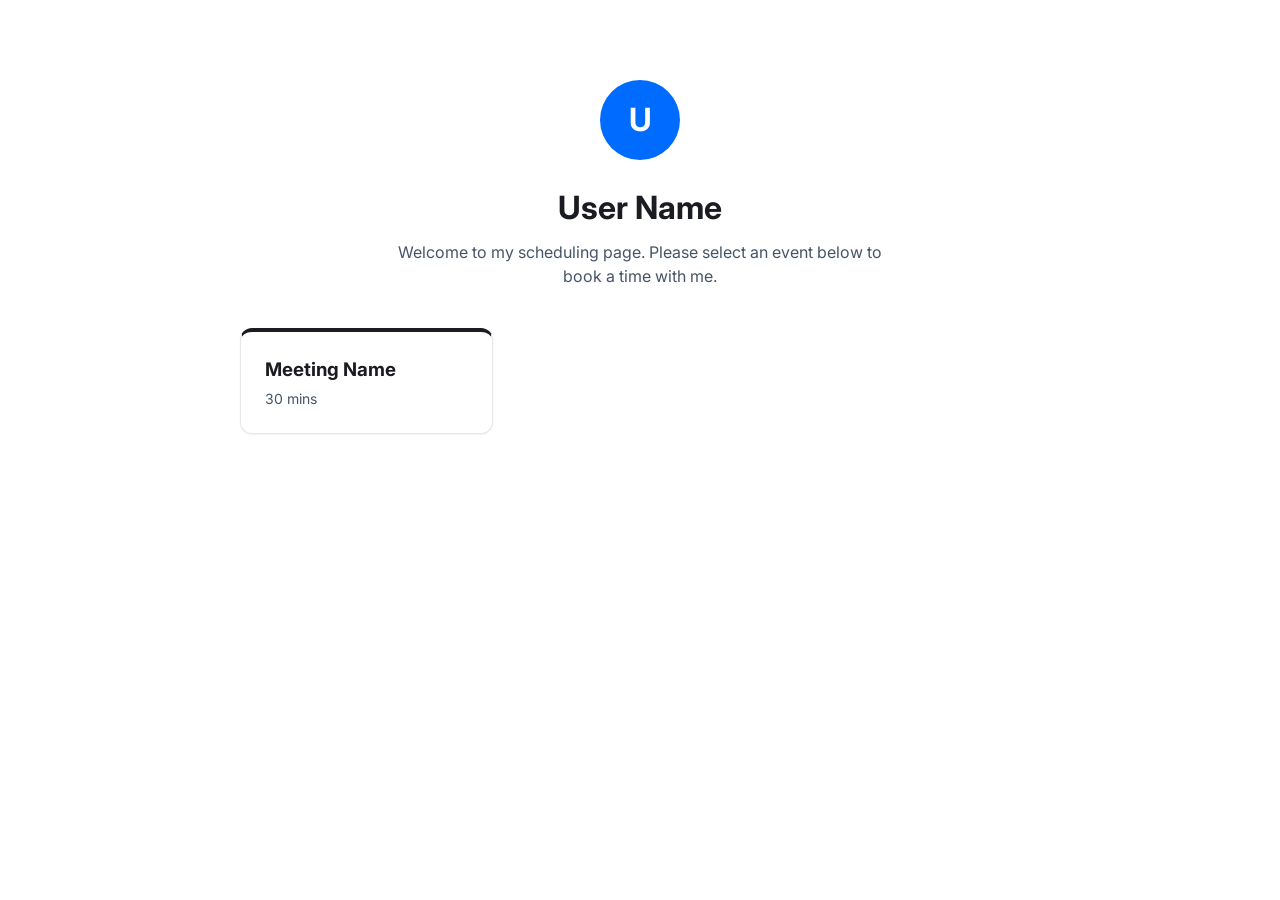
<file: src/main/resources/templates/user-profile.html>
<!DOCTYPE html>
<html xmlns:th="http://www.thymeleaf.org">
<head>
    <meta charset="UTF-8">
    <title>Booking Profile - Calendly Clone</title>
    <link href="https://fonts.googleapis.com/css2?family=Inter:wght@400;500;600;700&display=swap" rel="stylesheet">
    <style>
        :root {
            --primary-color: #006bff;
            --primary-dark: #0056cc;
            --secondary-color: #667085;
            --bg-color: #ffffff;
            --surface-color: #f9fbfc;
            --border-color: #e5e7eb;
            --text-main: #1a1c21;
            --text-muted: #475467;
            --radius-md: 12px;
            --shadow-sm: 0 1px 2px 0 rgba(0, 0, 0, 0.05);
        }

        * { box-sizing: border-box; margin: 0; padding: 0; }
        body { font-family: 'Inter', sans-serif; background-color: var(--bg-color); color: var(--text-main); line-height: 1.5; -webkit-font-smoothing: antialiased; }

        .card { background: white; border: 1px solid var(--border-color); border-radius: var(--radius-md); padding: 24px; box-shadow: var(--shadow-sm); }

        .profile-container {
            max-width: 800px;
            margin: 80px auto;
            text-align: center;
        }
        .avatar-large {
            width: 80px;
            height: 80px;
            background: var(--primary-color);
            color: white;
            border-radius: 50%;
            display: flex;
            align-items: center;
            justify-content: center;
            font-size: 2rem;
            font-weight: 700;
            margin: 0 auto 24px;
        }
        .profile-event-grid {
            display: grid;
            grid-template-columns: repeat(auto-fill, minmax(240px, 1fr));
            gap: 20px;
            margin-top: 40px;
            text-align: left;
        }
    </style>
</head>
<body>
    <div class="profile-container">
        <div class="avatar-large" th:text="${user.fullName.substring(0,1)}">U</div>
        <h1 th:text="${user.fullName}" style="margin-bottom: 8px;">User Name</h1>
        <p style="color: var(--text-muted); max-width: 500px; margin: 0 auto;">Welcome to my scheduling page. Please select an event below to book a time with me.</p>

        <div class="profile-event-grid">
            <a th:each="type : ${eventTypes}" 
               th:href="'/' + ${user.slug} + '/' + ${type.id}" 
               class="card" 
               style="text-decoration: none; border-top: 4px solid; color: inherit; transition: transform 0.2s;"
               th:styleappend="'border-top-color: ' + ${type.color}"
               onmouseover="this.style.transform='translateY(-4px)'"
               onmouseout="this.style.transform='translateY(0)'">
                <h3 th:text="${type.name}" style="margin-bottom: 4px;">Meeting Name</h3>
                <div style="color: var(--text-muted); font-size: 0.875rem;" th:text="${type.duration} + ' mins'">30 mins</div>
            </a>
        </div>
    </div>
</body>
</html>
</file>
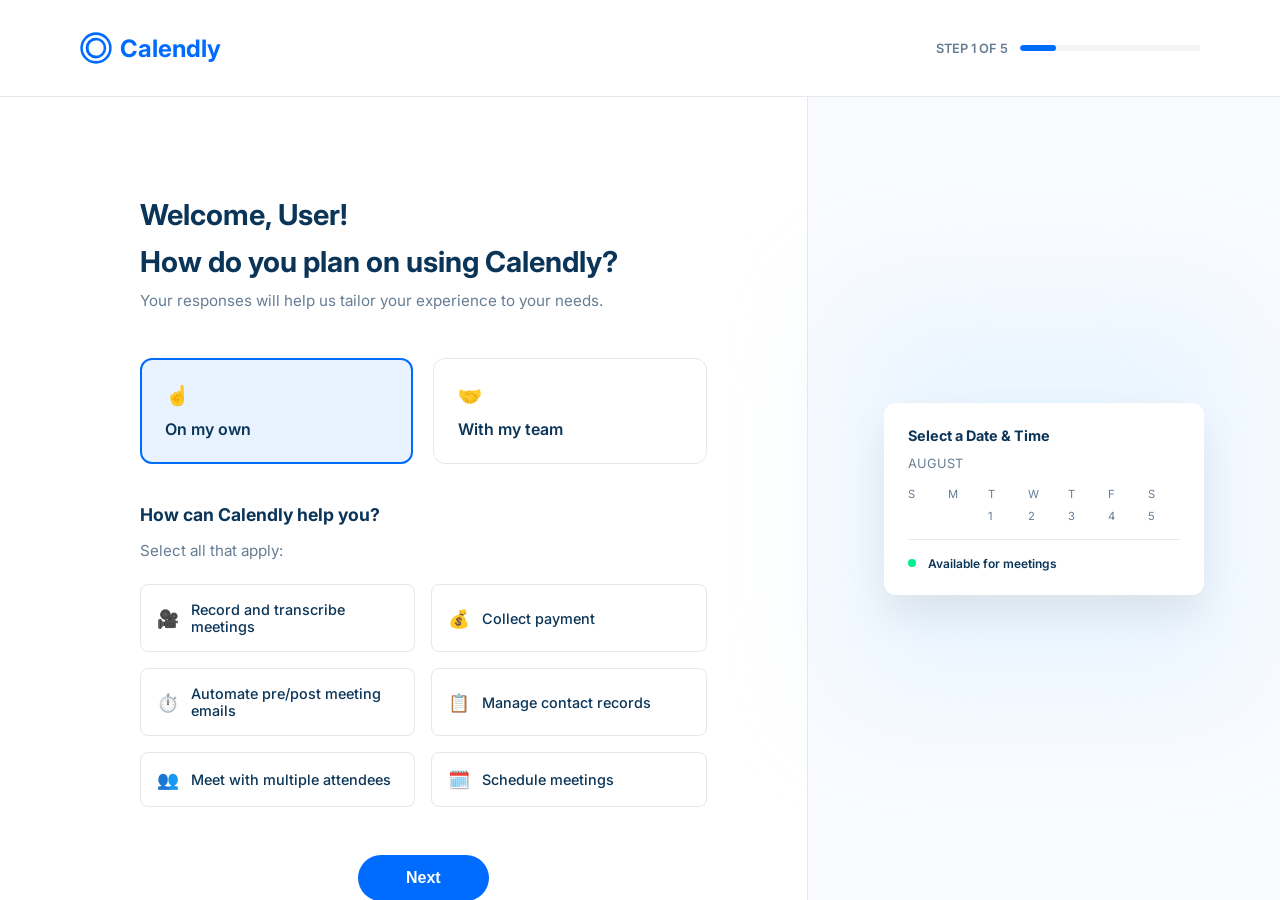
<file: src/main/resources/templates/setup/step1.html>
<!DOCTYPE html>
<html xmlns:th="http://www.thymeleaf.org">
<head>
    <meta charset="UTF-8">
    <title>Setup - Calendly</title>
    <link href="https://fonts.googleapis.com/css2?family=Inter:wght@400;500;600;700&display=swap" rel="stylesheet">
    <style>
        :root {
            --blue: #006BFF;
            --blue-light: #E8F3FF;
            --text-dark: #0B3558;
            --text-muted: #667D94;
            --border-color: #E5E7EB;
            --bg-page: #ffffff;
            --font-family: 'Inter', sans-serif;
        }

        * { box-sizing: border-box; margin: 0; padding: 0; }
        body { font-family: var(--font-family); background-color: var(--bg-page); color: var(--text-dark); -webkit-font-smoothing: antialiased; height: 100vh; display: flex; flex-direction: column; }

        .header { padding: 32px 80px; display: flex; align-items: center; justify-content: space-between; border-bottom: 1px solid var(--border-color); }
        .logo { display: flex; align-items: center; gap: 8px; font-weight: 700; font-size: 1.5rem; color: var(--blue); text-decoration: none; }
        .logo svg { width: 32px; height: 32px; }
        
        .progress-container { display: flex; align-items: center; gap: 12px; font-size: 0.8rem; font-weight: 600; color: var(--text-muted); text-transform: uppercase; }
        .progress-bar-bg { width: 180px; height: 6px; background: #F3F5F7; border-radius: 3px; position: relative; overflow: hidden; }
        .progress-bar-fill { height: 100%; background: var(--blue); border-radius: 3px; }

        .main-container { flex: 1; display: flex; overflow: hidden; }
        .left-content { flex: 1.2; padding: 100px 100px 60px 140px; overflow-y: auto; }
        .right-illustration { flex: 1; background: #f9fbff; display: flex; align-items: center; justify-content: center; position: relative; border-left: 1px solid var(--border-color); }
        
        .setup-heading { font-size: 1.8rem; font-weight: 700; margin-bottom: 12px; }
        .setup-subheading { font-size: 0.95rem; color: var(--text-muted); margin-bottom: 48px; }

        .question-label { font-size: 1.1rem; font-weight: 700; margin-bottom: 16px; display: block; }
        .selection-grid { display: grid; grid-template-columns: 1fr 1fr; gap: 20px; margin-bottom: 40px; }
        
        .card { border: 1px solid var(--border-color); border-radius: 12px; padding: 24px; cursor: pointer; transition: all 0.2s; position: relative; display: flex; flex-direction: column; }
        .card:hover { border-color: var(--blue); transform: translateY(-2px); box-shadow: 0 4px 12px rgba(0,0,0,0.05); }
        .card.selected { border-color: var(--blue); border-width: 2px; padding: 23px; background: var(--blue-light); }
        .card-emoji { font-size: 1.2rem; margin-bottom: 12px; }
        .card-title { font-size: 1rem; font-weight: 600; }

        .multi-select-grid { display: grid; grid-template-columns: 1fr 1fr; gap: 16px; margin-bottom: 48px; }
        .btn-toggle { border: 1px solid var(--border-color); border-radius: 8px; padding: 16px; display: flex; align-items: center; gap: 12px; font-size: 0.9rem; font-weight: 500; cursor: pointer; background: white; transition: all 0.2s; text-align: left; }
        .btn-toggle:hover { border-color: var(--blue); }
        .btn-toggle.active { border-color: var(--blue); background: var(--blue-light); }
        .btn-toggle-icon { font-size: 1.1rem; }

        .actions { display: flex; align-items: center; justify-content: center; margin-top: 40px; }
        .btn-next { background: var(--blue); color: white; border: none; padding: 14px 48px; border-radius: 30px; font-size: 1rem; font-weight: 600; cursor: pointer; transition: background 0.2s; }
        .btn-next:hover { background: #0056cc; }

        /* Illustration Mockup Content */
        .mockup-widget { width: 320px; background: white; border-radius: 12px; padding: 24px; box-shadow: 0 20px 40px rgba(0,0,0,0.08); z-index: 2; }
        .floating-shape { position: absolute; width: 400px; height: 400px; background: #e0f2ff; filter: blur(60px); opacity: 0.6; z-index: 1; }
    </style>
</head>
<body>

<header class="header">
    <a href="/" class="logo">
        <svg viewBox="0 0 100 100" fill="none" xmlns="http://www.w3.org/2000/svg">
            <circle cx="50" cy="50" r="45" stroke="currentColor" stroke-width="8"/>
            <circle cx="50" cy="50" r="28" stroke="currentColor" stroke-width="8"/>
            <path d="M50 22C34.536 22 22 34.536 22 50C22 65.464 34.536 78 50 78" stroke="currentColor" stroke-width="8" stroke-linecap="round"/>
        </svg>
        Calendly
    </a>
    <div class="progress-container">
        <span>Step 1 of 5</span>
        <div class="progress-bar-bg">
            <div class="progress-bar-fill" style="width: 20%;"></div>
        </div>
    </div>
</header>

<div class="main-container">
    <div class="left-content">
        <h1 class="setup-heading">Welcome, <span th:text="${user.fullName}">User</span>!</h1>
        <h2 class="setup-heading">How do you plan on using Calendly?</h2>
        <p class="setup-subheading">Your responses will help us tailor your experience to your needs.</p>

        <form action="/setup/step1" method="POST" id="setupForm">
            <input type="hidden" name="usageIntent" id="usageIntent" value="On my own">
            
            <div class="selection-grid">
                <div class="card selected" onclick="selectIntent('On my own', this)">
                    <div class="card-emoji">☝️</div>
                    <div class="card-title">On my own</div>
                </div>
                <div class="card" onclick="selectIntent('With my team', this)">
                    <div class="card-emoji">🤝</div>
                    <div class="card-title">With my team</div>
                </div>
            </div>

            <span class="question-label">How can Calendly help you?</span>
            <p class="setup-subheading" style="margin-bottom: 24px;">Select all that apply:</p>

            <div class="multi-select-grid">
                <div class="btn-toggle" onclick="this.classList.toggle('active')">
                    <span class="btn-toggle-icon">🎥</span>
                    <span>Record and transcribe meetings</span>
                </div>
                <div class="btn-toggle" onclick="this.classList.toggle('active')">
                    <span class="btn-toggle-icon">💰</span>
                    <span>Collect payment</span>
                </div>
                <div class="btn-toggle" onclick="this.classList.toggle('active')">
                    <span class="btn-toggle-icon">⏱️</span>
                    <span>Automate pre/post meeting emails</span>
                </div>
                <div class="btn-toggle" onclick="this.classList.toggle('active')">
                    <span class="btn-toggle-icon">📋</span>
                    <span>Manage contact records</span>
                </div>
                <div class="btn-toggle" onclick="this.classList.toggle('active')">
                    <span class="btn-toggle-icon">👥</span>
                    <span>Meet with multiple attendees</span>
                </div>
                <div class="btn-toggle" onclick="this.classList.toggle('active')">
                    <span class="btn-toggle-icon">🗓️</span>
                    <span>Schedule meetings</span>
                </div>
            </div>

            <div class="actions">
                <button type="submit" class="btn-next">Next</button>
            </div>
        </form>
    </div>

    <div class="right-illustration">
        <div class="floating-shape"></div>
        <div class="mockup-widget">
            <!-- Simplified Calendar Mockup for visual flair -->
            <div style="font-weight: 700; margin-bottom: 12px; font-size: 0.9rem;">Select a Date & Time</div>
            <div style="font-size: 0.8rem; color: var(--text-muted); margin-bottom: 16px;">AUGUST</div>
            <div style="display: grid; grid-template-columns: repeat(7, 1fr); gap: 8px; font-size: 0.7rem; color: var(--text-muted);">
                <div>S</div><div>M</div><div>T</div><div>W</div><div>T</div><div>F</div><div>S</div>
                <div style="color: transparent;">30</div><div style="color: transparent;">31</div><div>1</div><div>2</div><div>3</div><div>4</div><div>5</div>
                <!-- ... more days ... -->
            </div>
            <div style="margin-top: 16px; border-top: 1px solid var(--border-color); padding-top: 16px; display: flex; align-items: center; gap: 12px;">
                 <div style="width: 8px; height: 8px; background: #00F08F; border-radius: 50%;"></div>
                 <div style="font-size: 0.75rem; font-weight: 600;">Available for meetings</div>
            </div>
        </div>
    </div>
</div>

<script>
    function selectIntent(val, el) {
        document.getElementById('usageIntent').value = val;
        document.querySelectorAll('.card').forEach(c => c.classList.remove('selected'));
        el.classList.add('selected');
    }
</script>

</body>
</html>
</file>
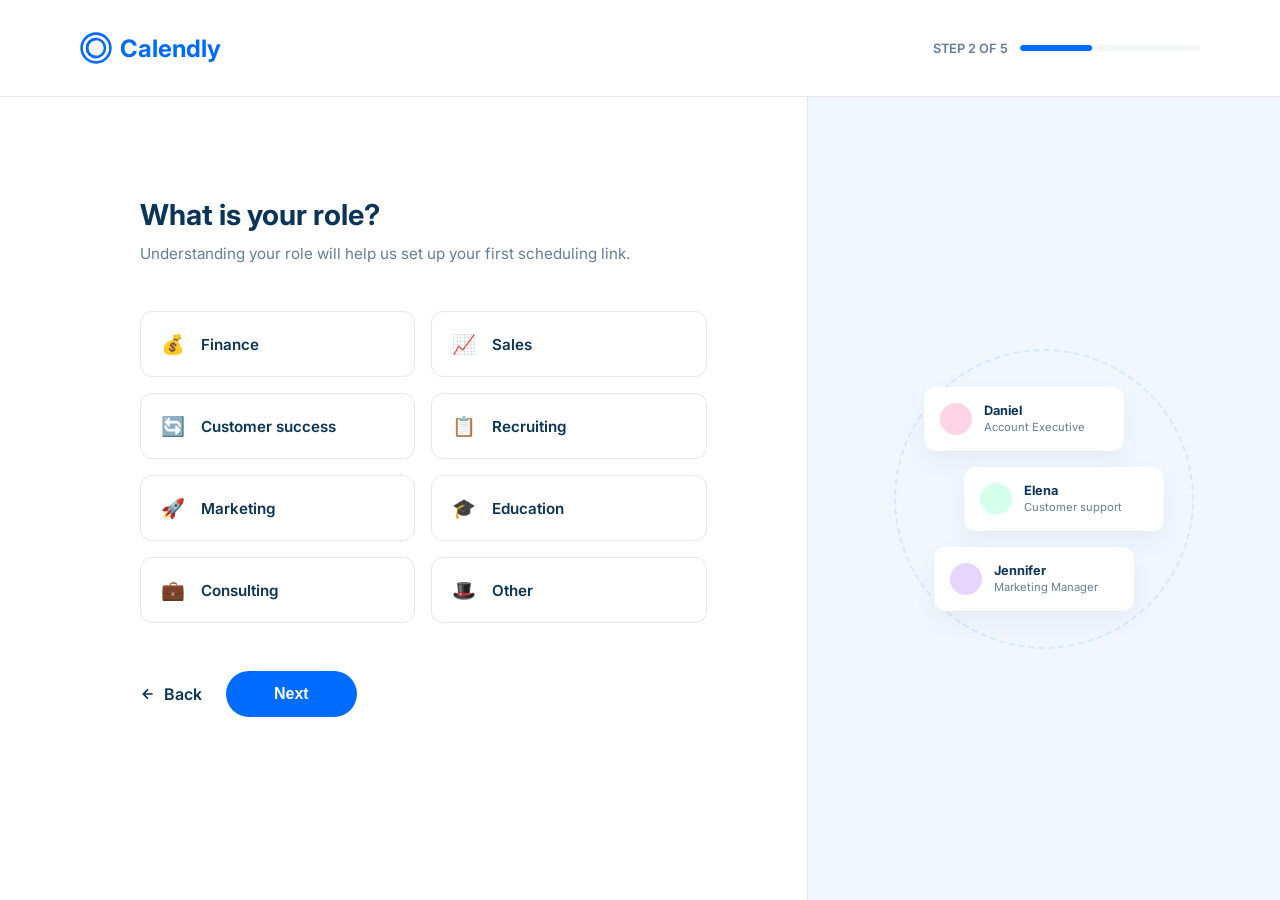
<file: src/main/resources/templates/setup/step2.html>
<!DOCTYPE html>
<html xmlns:th="http://www.thymeleaf.org">
<head>
    <meta charset="UTF-8">
    <title>Setup - Role Selection</title>
    <link href="https://fonts.googleapis.com/css2?family=Inter:wght@400;500;600;700&display=swap" rel="stylesheet">
    <style>
        :root {
            --blue: #006BFF;
            --blue-light: #E8F3FF;
            --text-dark: #0B3558;
            --text-muted: #667D94;
            --border-color: #E5E7EB;
            --bg-page: #ffffff;
            --font-family: 'Inter', sans-serif;
        }

        * { box-sizing: border-box; margin: 0; padding: 0; }
        body { font-family: var(--font-family); background-color: var(--bg-page); color: var(--text-dark); -webkit-font-smoothing: antialiased; height: 100vh; display: flex; flex-direction: column; }

        .header { padding: 32px 80px; display: flex; align-items: center; justify-content: space-between; border-bottom: 1px solid var(--border-color); }
        .logo { display: flex; align-items: center; gap: 8px; font-weight: 700; font-size: 1.5rem; color: var(--blue); text-decoration: none; }
        .logo svg { width: 32px; height: 32px; }
        
        .progress-container { display: flex; align-items: center; gap: 12px; font-size: 0.8rem; font-weight: 600; color: var(--text-muted); text-transform: uppercase; }
        .progress-bar-bg { width: 180px; height: 6px; background: #F3F5F7; border-radius: 3px; position: relative; overflow: hidden; }
        .progress-bar-fill { height: 100%; background: var(--blue); border-radius: 3px; }

        .main-container { flex: 1; display: flex; overflow: hidden; }
        .left-content { flex: 1.2; padding: 100px 100px 60px 140px; overflow-y: auto; }
        .right-illustration { flex: 1; background: #f0f7ff; display: flex; align-items: center; justify-content: center; position: relative; border-left: 1px solid var(--border-color); }
        
        .setup-heading { font-size: 1.8rem; font-weight: 700; margin-bottom: 12px; }
        .setup-subheading { font-size: 0.95rem; color: var(--text-muted); margin-bottom: 48px; }

        .role-grid { display: grid; grid-template-columns: 1fr 1fr; gap: 16px; margin-bottom: 48px; }
        .role-card { border: 1px solid var(--border-color); border-radius: 12px; padding: 20px; display: flex; align-items: center; gap: 16px; cursor: pointer; transition: all 0.2s; background: white; }
        .role-card:hover { border-color: var(--blue); transform: translateX(5px); }
        .role-card.selected { border-color: var(--blue); border-width: 2px; padding: 19px; background: var(--blue-light); }
        .role-emoji { font-size: 1.2rem; }
        .role-name { font-size: 0.95rem; font-weight: 600; }

        .actions { display: flex; align-items: center; gap: 24px; margin-top: 40px; }
        .btn-back { color: var(--text-dark); text-decoration: none; font-weight: 600; display: flex; align-items: center; gap: 8px; }
        .btn-next { background: var(--blue); color: white; border: none; padding: 14px 48px; border-radius: 30px; font-size: 1rem; font-weight: 600; cursor: pointer; transition: background 0.2s; }
        .btn-next:hover { background: #0056cc; }

        /* Avatars for Right Content */
        .avatar-stack { display: flex; flex-direction: column; gap: 16px; position: relative; z-index: 2; }
        .avatar-card { background: white; border-radius: 12px; padding: 16px; display: flex; align-items: center; gap: 12px; box-shadow: 0 10px 25px rgba(0,0,0,0.05); width: 200px; }
        .avatar-circle { width: 32px; height: 32px; background: #eee; border-radius: 50%; object-fit: cover; }
        .avatar-info h5 { font-size: 0.8rem; font-weight: 700; margin-bottom: 2px; }
        .avatar-info p { font-size: 0.7rem; color: var(--text-muted); }
    </style>
</head>
<body>

<header class="header">
    <a href="/" class="logo">
        <svg viewBox="0 0 100 100" fill="none" xmlns="http://www.w3.org/2000/svg">
            <circle cx="50" cy="50" r="45" stroke="currentColor" stroke-width="8"/>
            <circle cx="50" cy="50" r="28" stroke="currentColor" stroke-width="8"/>
            <path d="M50 22C34.536 22 22 34.536 22 50C22 65.464 34.536 78 50 78" stroke="currentColor" stroke-width="8" stroke-linecap="round"/>
        </svg>
        Calendly
    </a>
    <div class="progress-container">
        <span>Step 2 of 5</span>
        <div class="progress-bar-bg">
            <div class="progress-bar-fill" style="width: 40%;"></div>
        </div>
    </div>
</header>

<div class="main-container">
    <div class="left-content">
        <h1 class="setup-heading">What is your role?</h1>
        <p class="setup-subheading">Understanding your role will help us set up your first scheduling link.</p>

        <form action="/setup/step2" method="POST" id="roleForm">
            <input type="hidden" name="role" id="roleValue" value="">
            
            <div class="role-grid">
                <div class="role-card" onclick="selectRole('Finance', this)">
                    <span class="role-emoji">💰</span>
                    <span class="role-name">Finance</span>
                </div>
                <div class="role-card" onclick="selectRole('Sales', this)">
                    <span class="role-emoji">📈</span>
                    <span class="role-name">Sales</span>
                </div>
                <div class="role-card" onclick="selectRole('Customer success', this)">
                    <span class="role-emoji">🔄</span>
                    <span class="role-name">Customer success</span>
                </div>
                <div class="role-card" onclick="selectRole('Recruiting', this)">
                    <span class="role-emoji">📋</span>
                    <span class="role-name">Recruiting</span>
                </div>
                <div class="role-card" onclick="selectRole('Marketing', this)">
                    <span class="role-emoji">🚀</span>
                    <span class="role-name">Marketing</span>
                </div>
                <div class="role-card" onclick="selectRole('Education', this)">
                    <span class="role-emoji">🎓</span>
                    <span class="role-name">Education</span>
                </div>
                <div class="role-card" onclick="selectRole('Consulting', this)">
                    <span class="role-emoji">💼</span>
                    <span class="role-name">Consulting</span>
                </div>
                <div class="role-card" onclick="selectRole('Other', this)">
                    <span class="role-emoji">🎩</span>
                    <span class="role-name">Other</span>
                </div>
            </div>

            <div class="actions">
                <a href="/setup/step1" class="btn-back">
                    <svg style="width:16px;height:16px;" viewBox="0 0 24 24" fill="none" stroke="currentColor" stroke-width="2.5"><path d="M19 12H5M12 19l-7-7 7-7"/></svg>
                    Back
                </a>
                <button type="submit" class="btn-next">Next</button>
            </div>
        </form>
    </div>

    <div class="right-illustration">
        <div style="position: absolute; width: 300px; height: 300px; border: 2px dashed #006BFF; border-radius: 50%; opacity: 0.1;"></div>
        <div class="avatar-stack">
            <div class="avatar-card" style="transform: translateX(-20px);">
                <div class="avatar-circle" style="background: #FFD5E5;"></div>
                <div class="avatar-info">
                    <h5>Daniel</h5>
                    <p>Account Executive</p>
                </div>
            </div>
            <div class="avatar-card" style="transform: translateX(20px);">
                <div class="avatar-circle" style="background: #D5FFED;"></div>
                <div class="avatar-info">
                    <h5>Elena</h5>
                    <p>Customer support</p>
                </div>
            </div>
            <div class="avatar-card" style="transform: translateX(-10px);">
                <div class="avatar-circle" style="background: #E5D5FF;"></div>
                <div class="avatar-info">
                    <h5>Jennifer</h5>
                    <p>Marketing Manager</p>
                </div>
            </div>
        </div>
    </div>
</div>

<script>
    function selectRole(val, el) {
        document.getElementById('roleValue').value = val;
        document.querySelectorAll('.role-card').forEach(c => c.classList.remove('selected'));
        el.classList.add('selected');
    }
</script>

</body>
</html>
</file>
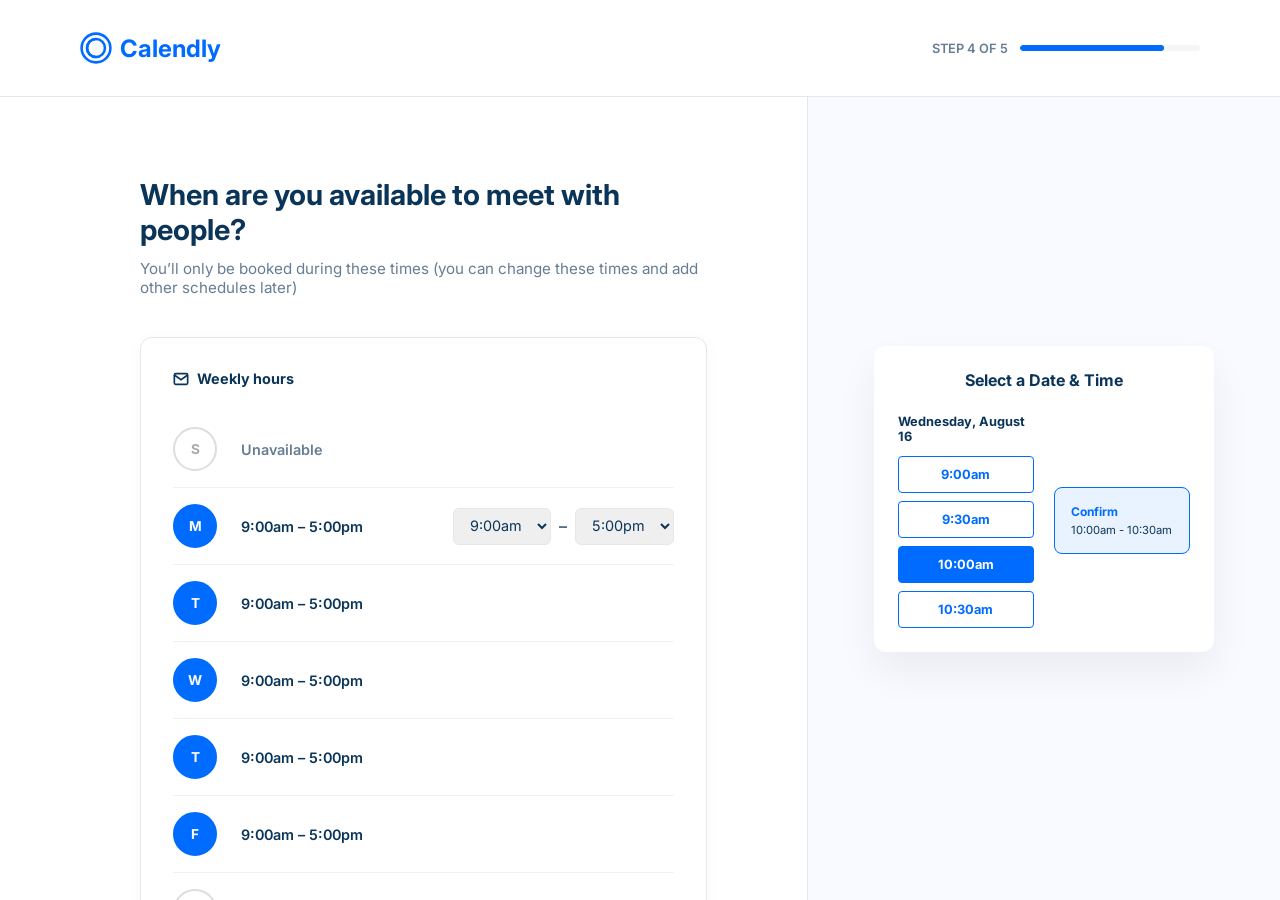
<file: src/main/resources/templates/setup/step4.html>
<!DOCTYPE html>
<html xmlns:th="http://www.thymeleaf.org">
<head>
    <meta charset="UTF-8">
    <title>Setup - Availability</title>
    <link href="https://fonts.googleapis.com/css2?family=Inter:wght@400;500;600;700&display=swap" rel="stylesheet">
    <style>
        :root {
            --blue: #006BFF;
            --blue-light: #E8F3FF;
            --text-dark: #0B3558;
            --text-muted: #667D94;
            --border-color: #E5E7EB;
            --bg-page: #ffffff;
            --font-family: 'Inter', sans-serif;
        }

        * { box-sizing: border-box; margin: 0; padding: 0; }
        body { font-family: var(--font-family); background-color: var(--bg-page); color: var(--text-dark); -webkit-font-smoothing: antialiased; height: 100vh; display: flex; flex-direction: column; }

        .header { padding: 32px 80px; display: flex; align-items: center; justify-content: space-between; border-bottom: 1px solid var(--border-color); }
        .logo { display: flex; align-items: center; gap: 8px; font-weight: 700; font-size: 1.5rem; color: var(--blue); text-decoration: none; }
        .logo svg { width: 32px; height: 32px; }
        
        .progress-container { display: flex; align-items: center; gap: 12px; font-size: 0.8rem; font-weight: 600; color: var(--text-muted); text-transform: uppercase; }
        .progress-bar-bg { width: 180px; height: 6px; background: #F3F5F7; border-radius: 3px; position: relative; overflow: hidden; }
        .progress-bar-fill { height: 100%; background: var(--blue); border-radius: 3px; }

        .main-container { flex: 1; display: flex; overflow: hidden; }
        .left-content { flex: 1.2; padding: 80px 100px 60px 140px; overflow-y: auto; }
        .right-illustration { flex: 1; background: #f9faff; display: flex; align-items: center; justify-content: center; position: relative; border-left: 1px solid var(--border-color); }
        
        .setup-heading { font-size: 1.8rem; font-weight: 700; margin-bottom: 12px; }
        .setup-subheading { font-size: 0.95rem; color: var(--text-muted); margin-bottom: 40px; }

        .availability-card { background: white; border: 1px solid var(--border-color); border-radius: 12px; padding: 32px; box-shadow: 0 4px 20px rgba(0,0,0,0.03); margin-bottom: 40px; }
        
        .day-row { display: flex; align-items: center; padding: 16px 0; border-bottom: 1px solid #f0f0f0; gap: 24px; }
        .day-row:last-child { border-bottom: none; }
        
        .day-check { width: 44px; height: 44px; display: flex; align-items: center; justify-content: center; font-weight: 700; font-size: 0.85rem; border: 2px solid var(--blue); color: var(--blue); border-radius: 50%; cursor: pointer; transition: all 0.2s; flex-shrink: 0; }
        .day-check.disabled { border-color: #ddd; color: #aaa; background: white; }
        .day-check.enabled { background: var(--blue); color: white; }
        
        .day-status { font-size: 0.9rem; font-weight: 600; min-width: 100px; }
        .day-status.unavailable { color: var(--text-muted); }

        .time-range { display: flex; align-items: center; gap: 8px; flex: 1; justify-content: flex-end; }
        .time-select { border: 1px solid var(--border-color); border-radius: 6px; padding: 8px 12px; font-size: 0.9rem; font-family: inherit; color: var(--text-dark); cursor: pointer; }
        
        .actions { display: flex; align-items: center; justify-content: space-between; margin-top: 40px; }
        .btn-back { color: var(--text-dark); text-decoration: none; font-weight: 600; display: flex; align-items: center; gap: 8px; }
        .btn-next { background: var(--blue); color: white; border: none; padding: 14px 48px; border-radius: 30px; font-size: 1rem; font-weight: 600; cursor: pointer; transition: background 0.2s; }
        .btn-next:hover { background: #0056cc; }

        /* Mockup Widget */
        .preview-calendar { width: 340px; background: white; border-radius: 12px; padding: 24px; box-shadow: 0 20px 40px rgba(0,0,0,0.06); }
        .preview-day { display: flex; flex-direction: column; gap: 8px; }
        .preview-slot { border: 1.5px solid var(--blue); border-radius: 4px; padding: 10px; color: var(--blue); text-align: center; font-weight: 700; font-size: 0.8rem; }
    </style>
</head>
<body>

<header class="header">
    <a href="/" class="logo">
        <svg viewBox="0 0 100 100" fill="none" xmlns="http://www.w3.org/2000/svg">
            <circle cx="50" cy="50" r="45" stroke="currentColor" stroke-width="8"/>
            <circle cx="50" cy="50" r="28" stroke="currentColor" stroke-width="8"/>
            <path d="M50 22C34.536 22 22 34.536 22 50C22 65.464 34.536 78 50 78" stroke="currentColor" stroke-width="8" stroke-linecap="round"/>
        </svg>
        Calendly
    </a>
    <div class="progress-container">
        <span>Step 4 of 5</span>
        <div class="progress-bar-bg">
            <div class="progress-bar-fill" style="width: 80%;"></div>
        </div>
    </div>
</header>

<div class="main-container">
    <div class="left-content">
        <h1 class="setup-heading">When are you available to meet with people?</h1>
        <p class="setup-subheading">You’ll only be booked during these times (you can change these times and add other schedules later)</p>

        <form action="/setup/step4" method="POST">
            <div class="availability-card">
                <div style="font-size: 0.9rem; font-weight: 700; margin-bottom: 24px; display: flex; align-items: center; gap: 8px;">
                    <svg style="width:16px;height:16px;" viewBox="0 0 24 24" fill="none" stroke="currentColor" stroke-width="2.5"><path d="M4 4h16c1.1 0 2 .9 2 2v12c0 1.1-.9 2-2 2H4c-1.1 0-2-.9-2-2V6c0-1.1.9-2 2-2z"/><path d="M22 6l-10 7L2 6"/></svg>
                    Weekly hours
                </div>

                <!-- Days -->
                <div class="day-row">
                    <div class="day-check disabled">S</div>
                    <div class="day-status unavailable">Unavailable</div>
                </div>
                <div class="day-row">
                    <div class="day-check enabled">M</div>
                    <div class="day-status">9:00am – 5:00pm</div>
                    <div class="time-range">
                        <select class="time-select"><option>9:00am</option></select>
                        <span>–</span>
                        <select class="time-select"><option>5:00pm</option></select>
                    </div>
                </div>
                <!-- ... other days ... -->
                <div class="day-row">
                    <div class="day-check enabled">T</div>
                    <div class="day-status">9:00am – 5:00pm</div>
                </div>
                <div class="day-row">
                    <div class="day-check enabled">W</div>
                    <div class="day-status">9:00am – 5:00pm</div>
                </div>
                <div class="day-row">
                    <div class="day-check enabled">T</div>
                    <div class="day-status">9:00am – 5:00pm</div>
                </div>
                <div class="day-row">
                    <div class="day-check enabled">F</div>
                    <div class="day-status">9:00am – 5:00pm</div>
                </div>
                <div class="day-row">
                    <div class="day-check disabled">S</div>
                    <div class="day-status unavailable">Unavailable</div>
                </div>
            </div>

            <div class="actions">
                <a href="/setup/step3" class="btn-back">
                    <svg style="width:16px;height:16px;" viewBox="0 0 24 24" fill="none" stroke="currentColor" stroke-width="2.5"><path d="M19 12H5M12 19l-7-7 7-7"/></svg>
                    Back
                </a>
                <button type="submit" class="btn-next">Next</button>
            </div>
        </form>
    </div>

    <div class="right-illustration">
        <div class="preview-calendar">
            <div style="font-weight: 700; margin-bottom: 24px; text-align: center;">Select a Date & Time</div>
            <div style="display: grid; grid-template-columns: 1fr 1fr; gap: 20px;">
                 <div>
                    <div style="font-weight: 700; font-size: 0.8rem; margin-bottom: 12px;">Wednesday, August 16</div>
                    <div class="preview-day">
                        <div class="preview-slot">9:00am</div>
                        <div class="preview-slot">9:30am</div>
                        <div class="preview-slot" style="background:var(--blue); color:white;">10:00am</div>
                        <div class="preview-slot">10:30am</div>
                    </div>
                 </div>
                 <div style="display: flex; flex-direction: column; justify-content: center;">
                     <div style="background: var(--blue-light); border-radius: 8px; padding: 16px; border: 1px solid var(--blue);">
                        <div style="font-weight: 700; font-size: 0.75rem; color: var(--blue); margin-bottom: 4px;">Confirm</div>
                        <div style="font-size: 0.7rem; color: var(--text-dark);">10:00am - 10:30am</div>
                     </div>
                 </div>
            </div>
        </div>
    </div>
</div>

</body>
</html>
</file>
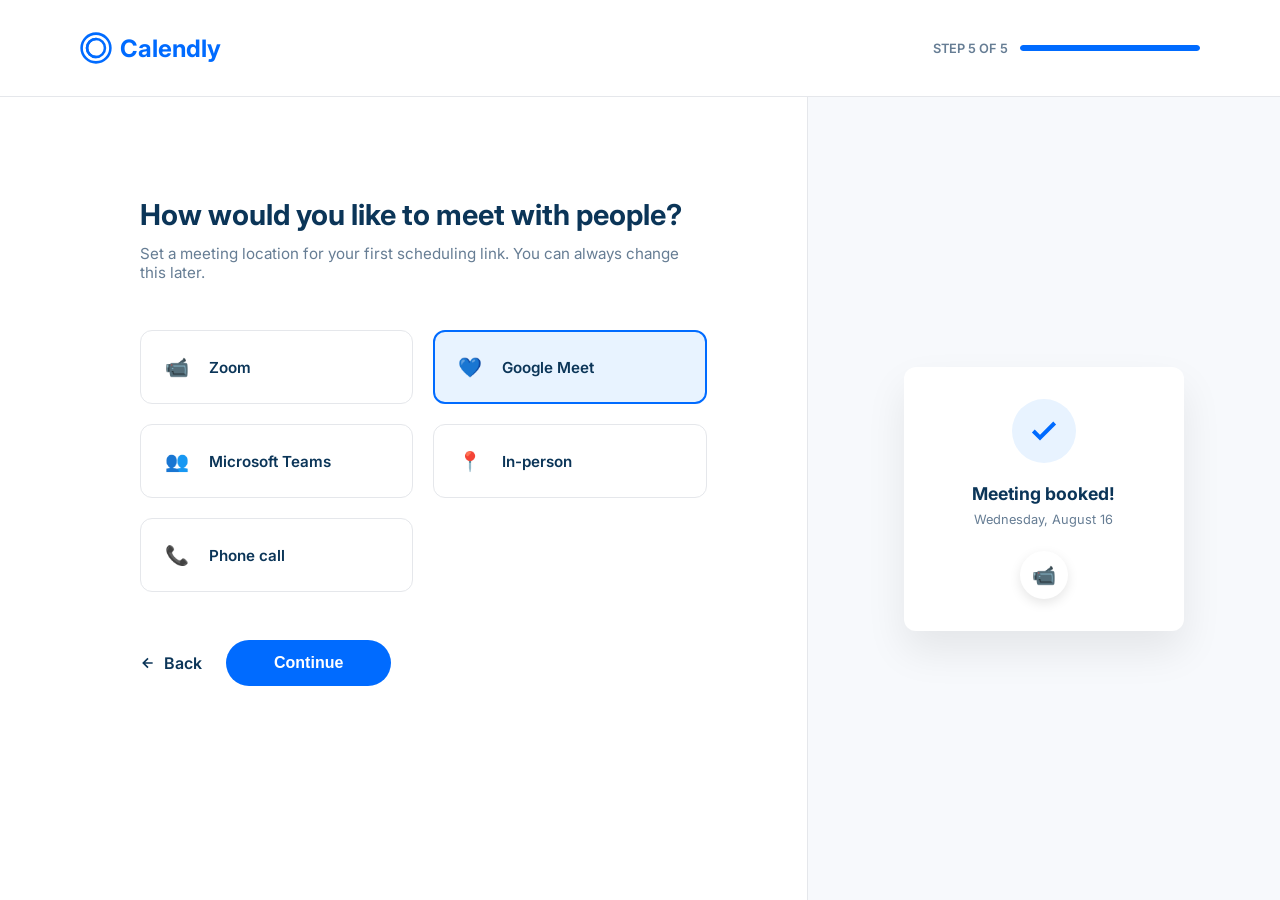
<file: src/main/resources/templates/setup/step5.html>
<!DOCTYPE html>
<html xmlns:th="http://www.thymeleaf.org">
<head>
    <meta charset="UTF-8">
    <title>Setup - Meeting Location</title>
    <link href="https://fonts.googleapis.com/css2?family=Inter:wght@400;500;600;700&display=swap" rel="stylesheet">
    <style>
        :root {
            --blue: #006BFF;
            --blue-light: #E8F3FF;
            --text-dark: #0B3558;
            --text-muted: #667D94;
            --border-color: #E5E7EB;
            --bg-page: #ffffff;
            --font-family: 'Inter', sans-serif;
        }

        * { box-sizing: border-box; margin: 0; padding: 0; }
        body { font-family: var(--font-family); background-color: var(--bg-page); color: var(--text-dark); -webkit-font-smoothing: antialiased; height: 100vh; display: flex; flex-direction: column; }

        .header { padding: 32px 80px; display: flex; align-items: center; justify-content: space-between; border-bottom: 1px solid var(--border-color); }
        .logo { display: flex; align-items: center; gap: 8px; font-weight: 700; font-size: 1.5rem; color: var(--blue); text-decoration: none; }
        .logo svg { width: 32px; height: 32px; }
        
        .progress-container { display: flex; align-items: center; gap: 12px; font-size: 0.8rem; font-weight: 600; color: var(--text-muted); text-transform: uppercase; }
        .progress-bar-bg { width: 180px; height: 6px; background: #F3F5F7; border-radius: 3px; position: relative; overflow: hidden; }
        .progress-bar-fill { height: 100%; background: var(--blue); border-radius: 3px; }

        .main-container { flex: 1; display: flex; overflow: hidden; }
        .left-content { flex: 1.2; padding: 100px 100px 60px 140px; overflow-y: auto; }
        .right-illustration { flex: 1; background: #f7f9fc; display: flex; align-items: center; justify-content: center; position: relative; border-left: 1px solid var(--border-color); }
        
        .setup-heading { font-size: 1.8rem; font-weight: 700; margin-bottom: 12px; }
        .setup-subheading { font-size: 0.95rem; color: var(--text-muted); margin-bottom: 48px; }

        .location-grid { display: grid; grid-template-columns: 1fr 1fr; gap: 20px; margin-bottom: 48px; }
        .location-card { border: 1px solid var(--border-color); border-radius: 12px; padding: 20px; display: flex; align-items: center; gap: 16px; cursor: pointer; transition: all 0.2s; background: white; }
        .location-card:hover { border-color: var(--blue); transform: translateY(-3px); box-shadow: 0 4px 12px rgba(0,0,0,0.05); }
        .location-card.selected { border-color: var(--blue); border-width: 2px; padding: 19px; background: var(--blue-light); }
        .location-icon { width: 32px; height: 32px; display: flex; align-items: center; justify-content: center; font-size: 1.2rem; }
        .location-name { font-size: 0.95rem; font-weight: 600; }

        .actions { display: flex; align-items: center; gap: 24px; margin-top: 40px; }
        .btn-back { color: var(--text-dark); text-decoration: none; font-weight: 600; display: flex; align-items: center; gap: 8px; }
        .btn-finish { background: var(--blue); color: white; border: none; padding: 14px 48px; border-radius: 30px; font-size: 1rem; font-weight: 600; cursor: pointer; transition: background 0.2s; }
        .btn-finish:hover { background: #0056cc; }

        /* Success Mockup */
        .success-card { background: white; width: 280px; padding: 32px; border-radius: 12px; text-align: center; box-shadow: 0 20px 40px rgba(0,0,0,0.08); z-index: 2; }
        .confetti { position: absolute; width: 100%; height: 100%; top: 0; left: 0; pointer-events: none; z-index: 1; }
    </style>
</head>
<body>

<header class="header">
    <a href="/" class="logo">
        <svg viewBox="0 0 100 100" fill="none" xmlns="http://www.w3.org/2000/svg">
            <circle cx="50" cy="50" r="45" stroke="currentColor" stroke-width="8"/>
            <circle cx="50" cy="50" r="28" stroke="currentColor" stroke-width="8"/>
            <path d="M50 22C34.536 22 22 34.536 22 50C22 65.464 34.536 78 50 78" stroke="currentColor" stroke-width="8" stroke-linecap="round"/>
        </svg>
        Calendly
    </a>
    <div class="progress-container">
        <span>Step 5 of 5</span>
        <div class="progress-bar-bg">
            <div class="progress-bar-fill" style="width: 100%;"></div>
        </div>
    </div>
</header>

<div class="main-container">
    <div class="left-content">
        <h1 class="setup-heading">How would you like to meet with people?</h1>
        <p class="setup-subheading">Set a meeting location for your first scheduling link. You can always change this later.</p>

        <form action="/setup/step5" method="POST" id="locationForm">
            <div class="location-grid">
                <div class="location-card" onclick="this.classList.toggle('selected')">
                    <div class="location-icon">📹</div>
                    <span class="location-name">Zoom</span>
                </div>
                <div class="location-card selected" onclick="this.classList.toggle('selected')">
                    <div class="location-icon">💙</div>
                    <span class="location-name">Google Meet</span>
                </div>
                <div class="location-card" onclick="this.classList.toggle('selected')">
                    <div class="location-icon">👥</div>
                    <span class="location-name">Microsoft Teams</span>
                </div>
                <div class="location-card" onclick="this.classList.toggle('selected')">
                    <div class="location-icon">📍</div>
                    <span class="location-name">In-person</span>
                </div>
                <div class="location-card" onclick="this.classList.toggle('selected')">
                    <div class="location-icon">📞</div>
                    <span class="location-name">Phone call</span>
                </div>
            </div>

            <div class="actions">
                <a href="/setup/step4" class="btn-back">
                    <svg style="width:16px;height:16px;" viewBox="0 0 24 24" fill="none" stroke="currentColor" stroke-width="2.5"><path d="M19 12H5M12 19l-7-7 7-7"/></svg>
                    Back
                </a>
                <button type="submit" class="btn-finish">Continue</button>
            </div>
        </form>
    </div>

    <div class="right-illustration">
        <div class="success-card">
            <div style="width: 64px; height: 64px; background: #E8F3FF; border-radius: 50%; display: flex; align-items: center; justify-content: center; margin: 0 auto 20px;">
                <svg style="width: 32px; height: 32px; color: var(--blue);" viewBox="0 0 24 24" fill="none" stroke="currentColor" stroke-width="3"><polyline points="20 6 9 17 4 12"/></svg>
            </div>
            <h3 style="font-size: 1.1rem; margin-bottom: 8px;">Meeting booked!</h3>
            <p style="font-size: 0.8rem; color: var(--text-muted); margin-bottom: 24px;">Wednesday, August 16</p>
            <div style="width: 48px; height: 48px; background: white; border-radius: 50%; display: flex; align-items: center; justify-content: center; margin: 0 auto; box-shadow: 0 4px 12px rgba(0,0,0,0.1);">
                 <div style="font-size: 1.2rem;">📹</div>
            </div>
        </div>
    </div>
</div>

</body>
</html>
</file>
